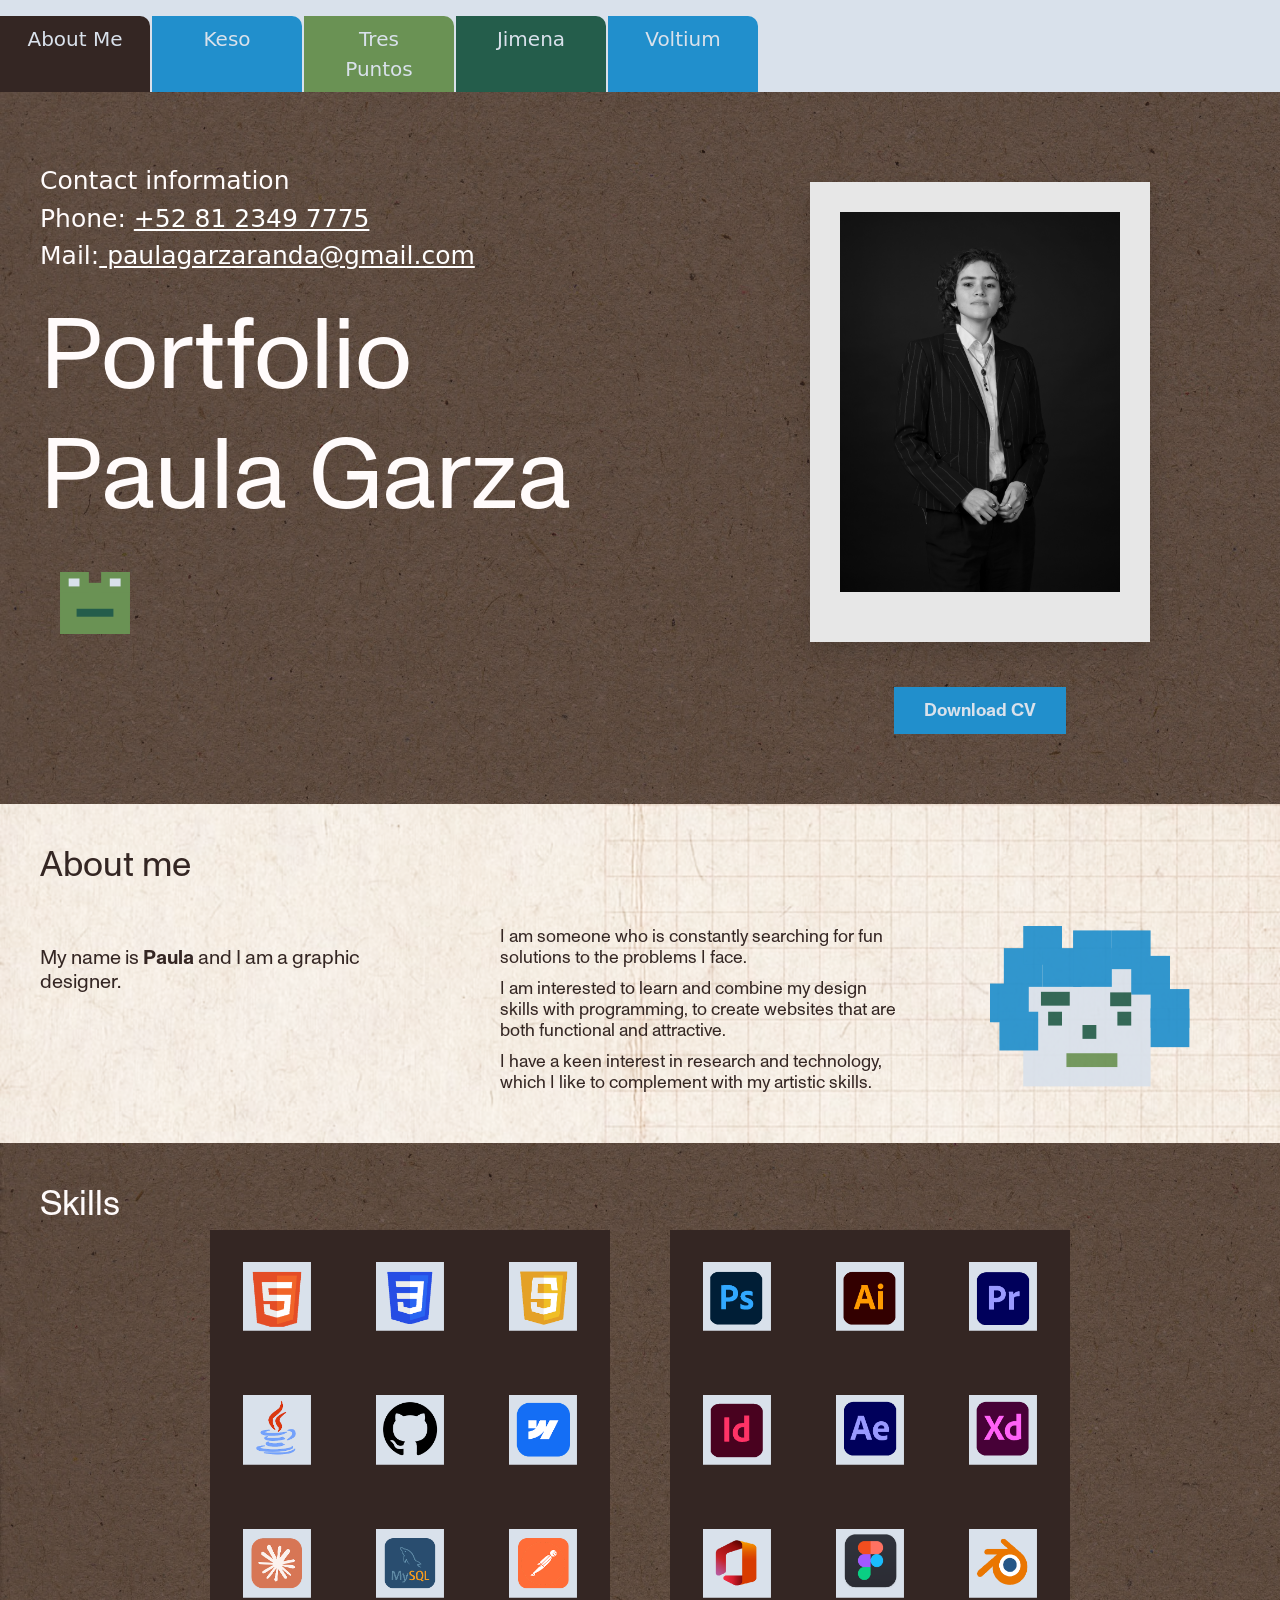
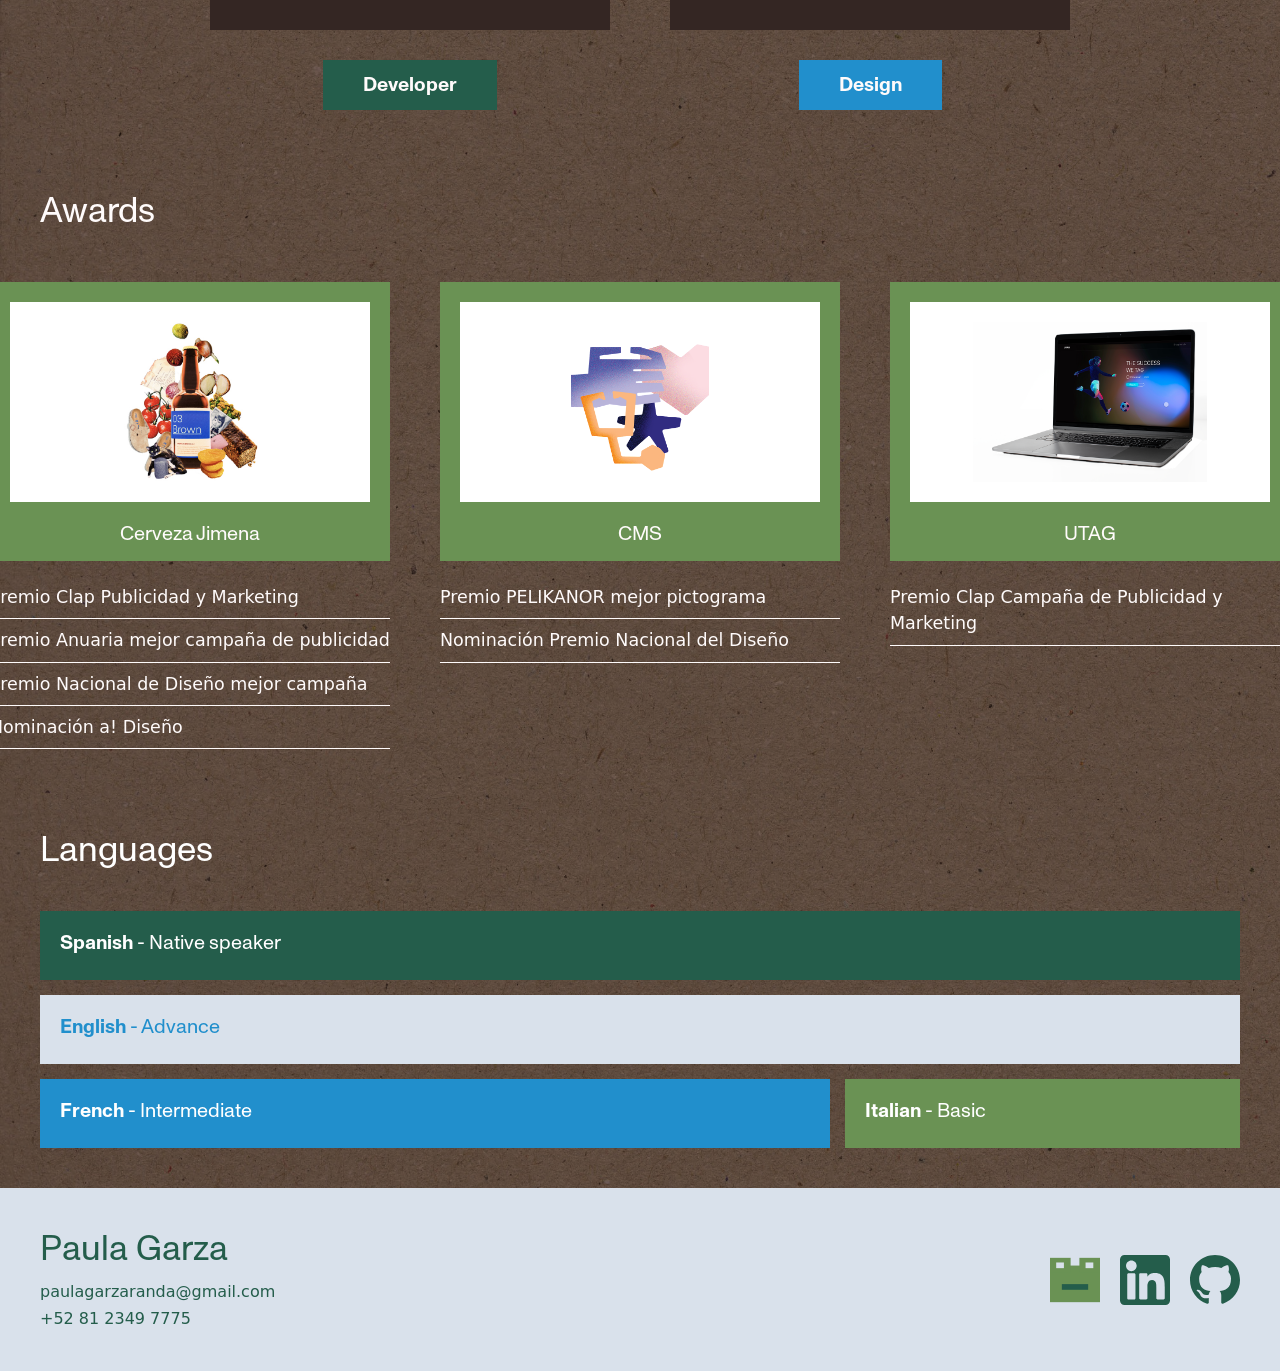
<file: index.html>
<!DOCTYPE html>
<html lang="en">
<head>
  <meta charset="UTF-8">
  <meta name="viewport" content="width=device-width, initial-scale=1.0">
  <link rel="stylesheet" href="style.css">
  <link href="https://cdn.jsdelivr.net/npm/bootstrap@5.3.8/dist/css/bootstrap.min.css" rel="stylesheet" integrity="sha384-sRIl4kxILFvY47J16cr9ZwB07vP4J8+LH7qKQnuqkuIAvNWLzeN8tE5YBujZqJLB" crossorigin="anonymous">
  <link rel="icon" type="image/png" href="./assets/img/frog pixel.svg">
  <title>Index portafolio</title>
</head>
<body id="index">
<nav class="browser-tabs">
  <a href="./index.html" class="active" >About Me</a>
  <a href="./keso.html">Keso</a>
  <a href="./trespuntos.html">Tres Puntos</a>
  <a href="./jimena.html">Jimena</a>
  <a href="./voltium.html">Voltium</a>
</nav>

<div class="arriba my-5">
  <div class="columnaIzquierda">
  <ul class="contacto">
    <li>Contact information</li>
    <li>Phone: <a href="tel:+528123497775" class="link">+52 81 2349 7775</a> </li>
    <li>Mail:<a href="paulagarzaranda@gmail.com" class="link">  paulagarzaranda@gmail.com</a> </li>
  </ul>
  <h1 class="portafolioTitulo">
    <span class="linea1">Portfolio</span>
    <span class="linea2">
    Paula Garza
    <img src="./assets/img/frog pixel.svg" alt="a very nice frog" class="ranaPortafolio">
    </span>
  </h1>
   </div>
  <div class="fotoGrupo">
  <div class="imagenContacto">
    <img src="./assets/img/Paula Garza Aranda-BN.jpg" alt="Paula Garza BN" class="fotoPerfil">
  </div>
  <a href="./assets/Paula Garza Aranda-CV.pdf" download class="btnCV">Download CV</a>
</div>
</div>

<div class="aboutSeccion">
  <h3 class="h3Titulo">About me</h3>

  <div class="aboutMe">
    <div class="aboutTitulo"> 
      <h4 class="h4Titulo">My name is <strong>Paula</strong> and I am a graphic designer.</h4>
    </div>
    <div class="aboutTexto">
      <p class="fs-3 parrafoAbout">I am someone who is constantly searching for fun solutions to the problems I face.</p>
      <p class="fs-3 parrafoAbout">I am interested to learn and combine my design skills with programming, to create websites that are both functional and attractive.</p> 
      <p class="fs-3 parrafoAbout">I have a keen interest in research and technology, which I like to complement with my artistic skills.</p>
    </div>
    <img src="./assets/img/cara azul.svg" alt="a nice face" class="caraPixeleada">
  </div>
</div>

<div class="skills">
  <h3 class="h3Titulo">Skills</h3>
  <div class="skillsFlex">



    <div class="skillsGrupo">
      <div class="skillsContainer skillsDev">
        <img src="./assets/img/html-icon.png" alt="html icon">
        <img src="./assets/img/css-icon.png" alt="css icon">
        <img src="./assets/img/js-icon.png" alt="js icon">
        <img src="./assets/img/java-icon.png" alt="java icon">
        <img src="./assets/img/github-icon.png" alt="github icon">
        <img src="./assets/img/webflow-icon.png" alt="webflow icon">
        <img src="./assets/img/claude-icon.png" alt="claude icon">
        <img src="./assets/img/mysql workbench icon.png" alt="mysql icon">
        <img src="./assets/img/postman-icon.png" alt="postman icon">
      </div>
      <button class="btnDev">Developer</button>
    </div>

     <div class="skillsGrupo">
      <div class="skillsContainer skillsDesign">
        <img src="./assets/img/photoshop-icon.png" alt="photoshop icon">
        <img src="./assets/img/illustrator-icon.png" alt="illustrator icon">
        <img src="./assets/img/premier-icon.png" alt="premier icon">
        <img src="./assets/img/Indesign-icon.png" alt="indesign icon">
        <img src="./assets/img/after-icon.png" alt="after icon">
        <img src="./assets/img/xd-icon.png" alt="xd icon">
        <img src="./assets/img/office-icon.png" alt="office icon">
        <img src="./assets/img/figma-icon.png" alt="figma icon">
        <img src="./assets/img/blender-icon.png" alt="blender icon">
      </div>
      <button class="btnDesign">Design</button>
    </div>

  </div>
</div>

<div class="premios">
  <h3 class="h3Titulo">Awards</h3>
  <div class="premiosFlex">

    <div class="premioJimena">
      <a href="./jimena.html" target="_blank" class="premioJimena premioLink">
      <div class="imgPremio">
        <div class="fondoBlanco">
          <img src="./assets/img/cerveza jimena-premio.png" alt="jimena premio">
        </div>
      </div>
      <h4 class="h4Titulo h4Premio">Cerveza Jimena</h4>
    </a>
      <div class="bloqueLista">
        <ul class="listaPremio">
          <li class="fs-3">Premio Clap Publicidad y Marketing</li>
          <li class="fs-3">Premio Anuaria mejor campaña de publicidad</li>
          <li class="fs-3">Premio Nacional de Diseño mejor campaña</li>
          <li class="fs-3">Nominación a! Diseño</li>
        </ul>
      
      </div>
    </div>

    <div class="premioCms">
      <div class="imgPremio">
        <div class="fondoBlanco">
          <img src="./assets/img/cms-premio.png" alt="CMS premio">
        </div>  
      </div>
      <h4 class="h4Titulo h4Premio">CMS</h4>
       <div class="bloqueLista">
        <ul class="listaPremio">
          <li class="fs-3">Premio PELIKANOR mejor pictograma</li>
          <li class="fs-3">Nominación Premio Nacional del Diseño</li>
        </ul>
      </div>
    </div>

    <div class="premioUtag">
      <div class="imgPremio">
        <div class="fondoBlanco">
          <img src="./assets/img/utag-premio.png" alt="utag premio">
        </div>
      </div>
       <h4 class="h4Titulo h4Premio">UTAG</h4>
       <div class="bloqueLista">
        <ul class="listaPremio">
          <li class="fs-3">Premio Clap Campaña de Publicidad y Marketing</li>
        </ul>
      </div>
    </div>

  </div>
</div>

<div class="languages">
  <h3 class="h3Titulo">Languages</h3>

  <div class="languagesGrid">
     <div class="containerLang containerS"> 
      <h4 class="h4Titulo"><strong>Spanish</strong> - Native speaker</h4>
    </div>
    <div class="containerLang containerE"> 
      <h4 class="h4Titulo"><strong>English</strong> - Advance</h4>
    </div>
    <div class="containerLang containerF"> 
      <h4 class="h4Titulo"><strong>French</strong> - Intermediate</h4>
    </div>
    <div class="containerLang containerI"> 
      <h4 class="h4Titulo"><strong>Italian</strong> - Basic</h4>
    </div>
  </div>
</div>

<footer class="footer">
  <div class="footerIzq">
    <h4 class="h3Titulo footerNombre">Paula Garza</h4>
    <div class="footerLinks">
      <a href="mailto:paulagarzaranda@gmail.com">paulagarzaranda@gmail.com</a>
      <a href="tel:+528123497775">+52 81 2349 7775</a>
    </div>
  </div>

  <div class="footerIconos">
    <a href="./index.html"><img src="./assets/img/frog pixel.svg" alt="rana icon"></a>
    <a href="https://www.linkedin.com/in/paula-garza-aranda/" target="_blank"><img src="./assets/img/linkedin-logo.svg" alt="linkedin icon"></a>
    <a href="https://github.com/polabug" ><img src="./assets/img/github-logoverde.svg" alt="github icon"></a>
  </div>
</footer>

  <script src="https://cdn.jsdelivr.net/npm/bootstrap@5.3.8/dist/js/bootstrap.bundle.min.js" integrity="sha384-FKyoEForCGlyvwx9Hj09JcYn3nv7wiPVlz7YYwJrWVcXK/BmnVDxM+D2scQbITxI" crossorigin="anonymous"></script>
  <script src="./script.js"></script>
</body>
</html>
</file>
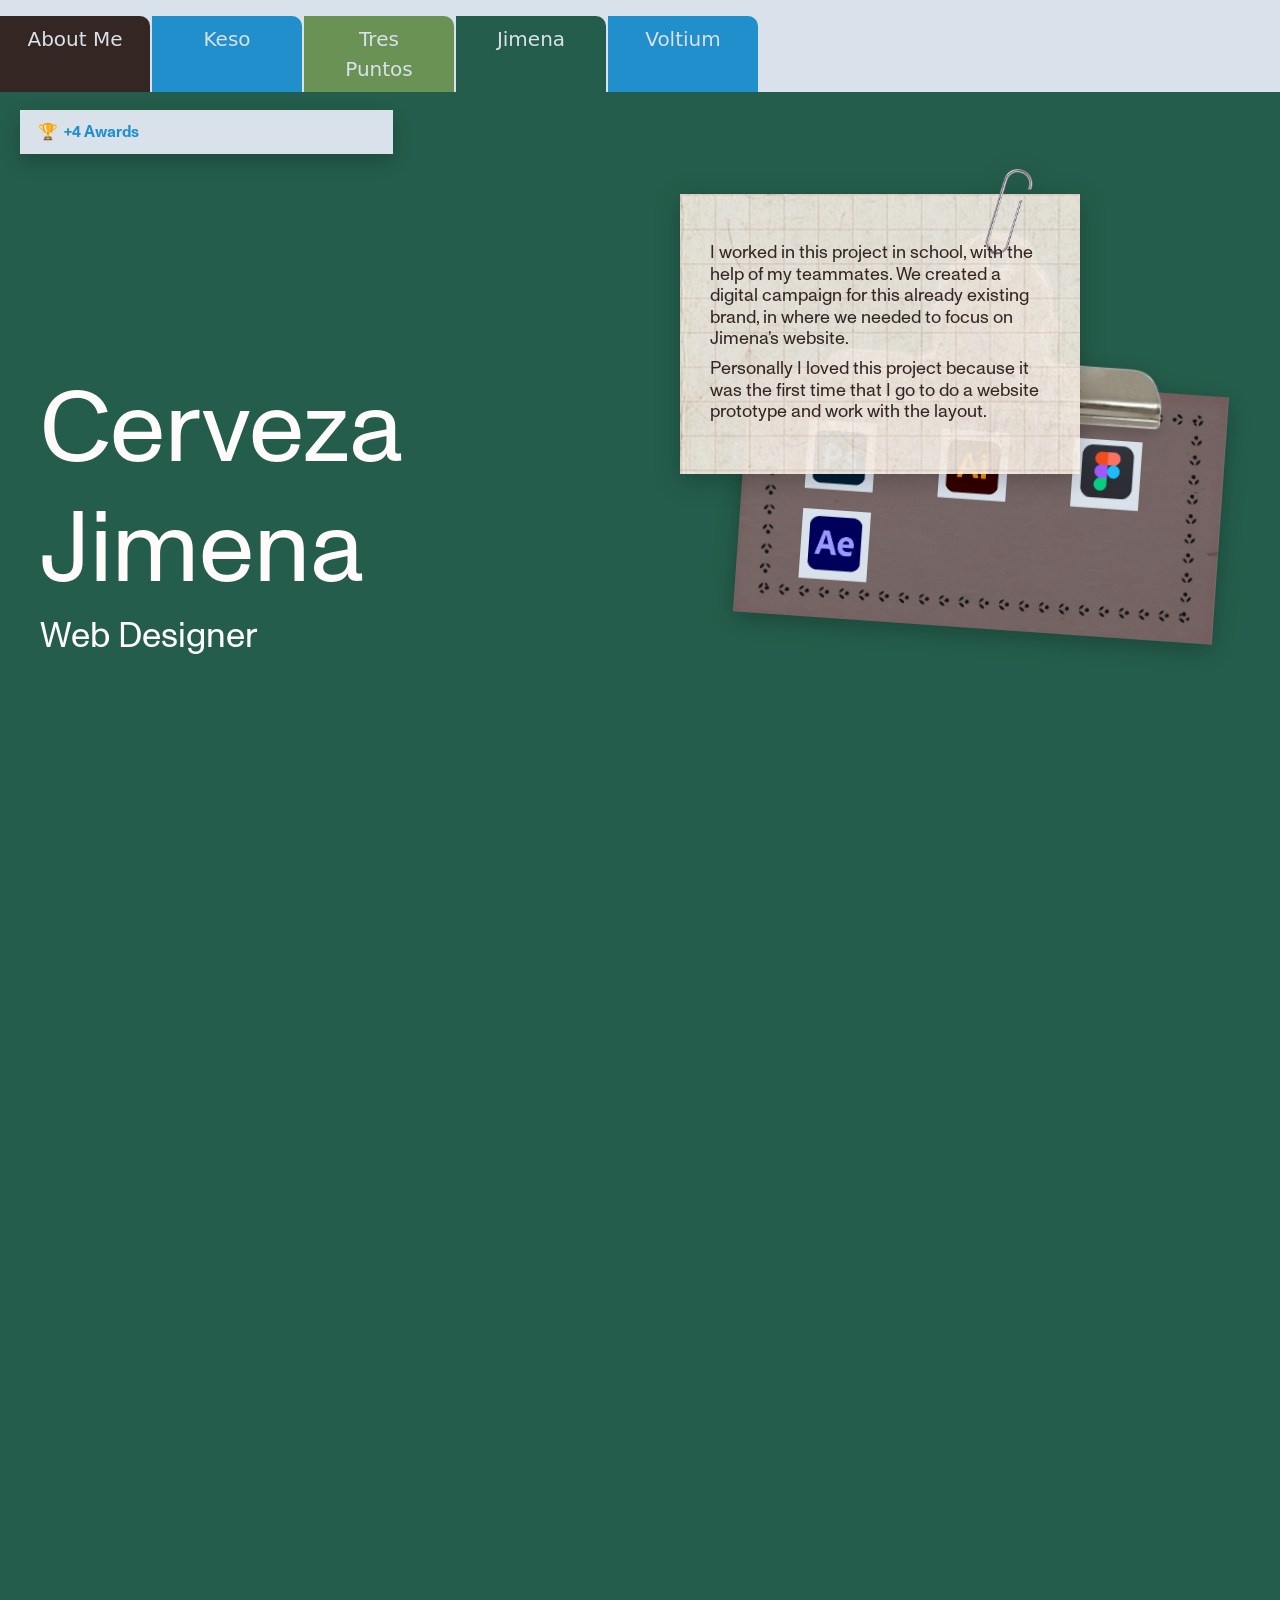
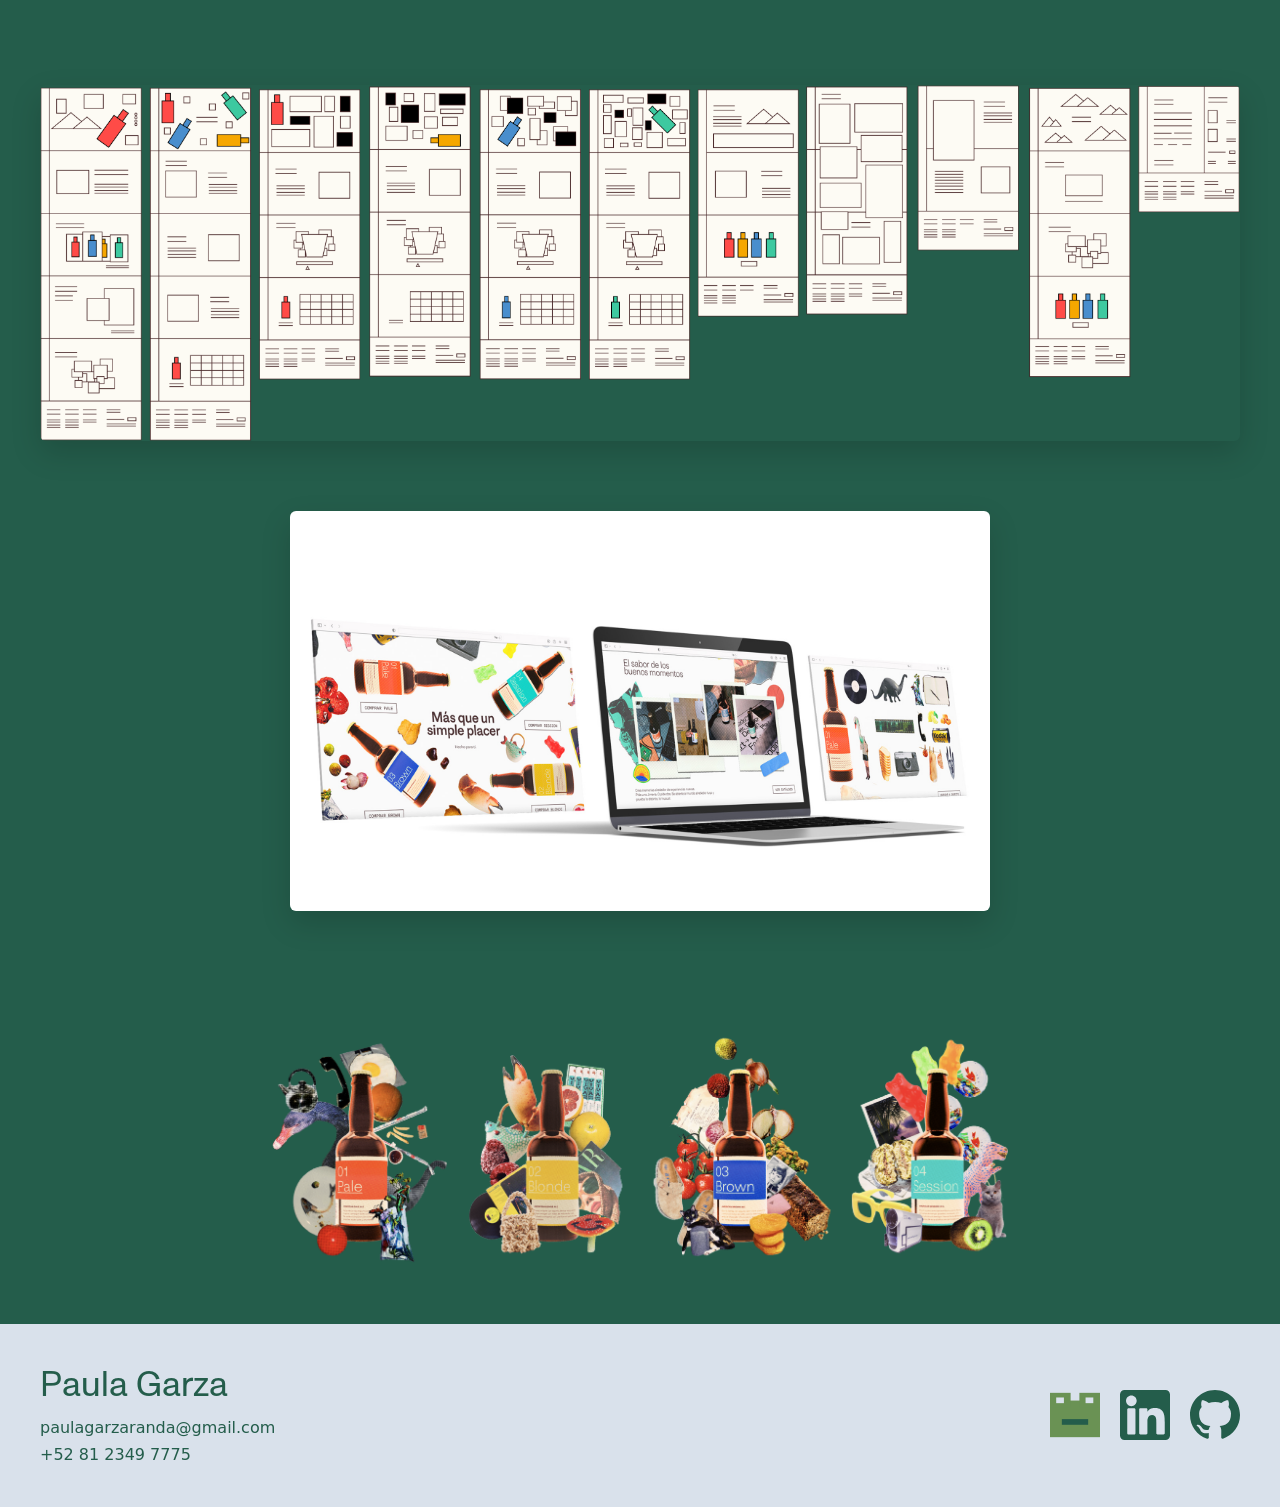
<file: jimena.html>
<!DOCTYPE html>
<html lang="en">
<head>
  <meta charset="UTF-8">
  <meta name="viewport" content="width=device-width, initial-scale=1.0">
  <link rel="stylesheet" href="style.css">
  <link href="https://cdn.jsdelivr.net/npm/bootstrap@5.3.8/dist/css/bootstrap.min.css" rel="stylesheet" integrity="sha384-sRIl4kxILFvY47J16cr9ZwB07vP4J8+LH7qKQnuqkuIAvNWLzeN8tE5YBujZqJLB" crossorigin="anonymous">
  <link rel="icon" type="image/png" href="./assets/img/frog pixel.svg">
  <title>Jimena</title>
</head>
<body id="jimena">
<nav class="browser-tabs">
  <a href="./index.html" >About Me</a>
  <a href="./keso.html">Keso</a>
  <a href="./trespuntos.html">Tres Puntos</a>
  <a href="./jimena.html" class="active">Jimena</a>
  <a href="./voltium.html">Voltium</a>
</nav>

<div class="portada my-5">
  <div class="badgePremiosContainer">
  <div class="badgePremios" id="badgePremios">
    🏆 <span>+4 Awards</span>
  </div>

  <div class="listaPremiosDesplegable" id="listaPremiosDesplegable">
    <ul>
      <li>🥇 Premio Clap Publicidad y Marketing 2023</li>
      <li>🥇  Premio Anuaria mejor campaña de publicidad 2023</li>
      <li>🥇 Premio Nacional de Diseño mejor campaña 2023</li>
      <li>🎖️ Nominación a! Diseño</li>
    </ul>
  </div>
</div>
  <div class="columnaIzquierda">
    <h1 class="portafolioTitulo">Cerveza Jimena</h1>
    <h2 class="h3Titulo">Web Designer</h2>
  </div>

  <div class="pilaPapeles">
    <div class="toolsTres">
      <div class="toolsContainer">
        <img src="./assets/img/photoshop-icon.png" alt="photoshop icon">
        <img src="./assets/img/illustrator-icon.png" alt="illustrator icon">
        <img src="./assets/img/figma-icon.png" alt="figma icon">
        <img src="./assets/img/after-icon.png" alt="after icon">
      </div>
    </div>

    <div class="imgPortada al-frente">
      <div class="papelTexto">
        <p>I worked in this project in school, with the help of my teammates. We created a digital campaign for this already existing brand, in where we needed to focus on Jimena’s website. </p>
        <p>Personally I loved this project because it was the first time that I go to do a website prototype and work with the layout.</p>
      </div>
    </div>
  </div>
</div>


<!-- 
<div class="portada my-5">
  <div class="badgePremiosContainer">
  <div class="badgePremios" id="badgePremios">
    🏆 <span>+4 Awards</span>
  </div>

  <div class="listaPremiosDesplegable" id="listaPremiosDesplegable">
    <ul>
      <li>🥇 Premio Clap Publicidad y Marketing 2023</li>
      <li>🥇  Premio Anuaria mejor campaña de publicidad 2023</li>
      <li>🥇 Premio Nacional de Diseño mejor campaña 2023</li>
      <li>🎖️ Nominación a! Diseño</li>
    </ul>
  </div>
</div>
  <div class="columnaIzquierda">
  <h1 class="portafolioTitulo">
    Cerveza Jimena</h1>
  <h2 class="h3Titulo">Web design</h2>  
  </div>

  <div class="imgPortada">
    <div class="papelTexto">
      <p class="fs-3">I worked in this project in school, with the help of my teammates. We created a digital campaign for this already existing brand, in where we needed to focus on Jimena’s website. </p>
      <p class="fs-3">Personally I loved this project because it was the first time that I go to do a website prototype and work with the layout.</p>
    </div>
  </div>
</div> -->

<div class="videoContainer">
  <iframe 
    src="https://www.youtube.com/embed/cnZNNZXX4eU?autoplay=1&mute=1&loop=1&playlist=cnZNNZXX4eU" 
    title="Cerveza Jimena video" 
    frameborder="0" 
    allow="accelerate-motion; autoplay; encrypted-media" 
    allowfullscreen>
  </iframe>
</div>

<div class="websGrande">
  <div class="webLink">
    <img src="./assets/img/jimena/wireframes-jimena.png" alt="Jimena Wireframes">
    <div class="webOverlay">
      <h4 class="h3Titulo">Wireframes</h4>
      <p>This is the layout design we established, for each beer we created their own personality, created in Figma.</p>
    </div>
  </div>

  <div class="webLink">
    <img src="./assets/img/jimena/cerveza-jimena-mockup.png" alt="Jimena Mockup">
    <div class="webOverlay">
      <h4 class="h3Titulo">Website mockup</h4>
      <p>This is the general view of the website.</p>
    </div>
  </div>
</div>

<div class="dobleImagen">
  <img src="./assets/img/jimena/cervezas-jimena .png" alt="Cerveza Jimena">
</div>

<footer class="footer">
  <div class="footerIzq">
    <h4 class="h3Titulo footerNombre">Paula Garza</h4>
    <div class="footerLinks">
      <a href="mailto:paulagarzaranda@gmail.com">paulagarzaranda@gmail.com</a>
      <a href="tel:+528123497775">+52 81 2349 7775</a>
    </div>
  </div>

  <div class="footerIconos">
    <a href="./index.html" ><img src="./assets/img/frog pixel.svg" alt="rana icon"></a>
    <a href="https://www.linkedin.com/in/paula-garza-aranda/" target="_blank"><img src="./assets/img/linkedin-logo.svg" alt="linkedin icon"></a>
    <a href="https://github.com/polabug" ><img src="./assets/img/github-logoverde.svg" alt="github icon"></a>
  </div>
</footer>


  <script src="https://cdn.jsdelivr.net/npm/bootstrap@5.3.8/dist/js/bootstrap.bundle.min.js" integrity="sha384-FKyoEForCGlyvwx9Hj09JcYn3nv7wiPVlz7YYwJrWVcXK/BmnVDxM+D2scQbITxI" crossorigin="anonymous"></script>
  <script src="./script.js"></script>
</body>
</html>
</file>
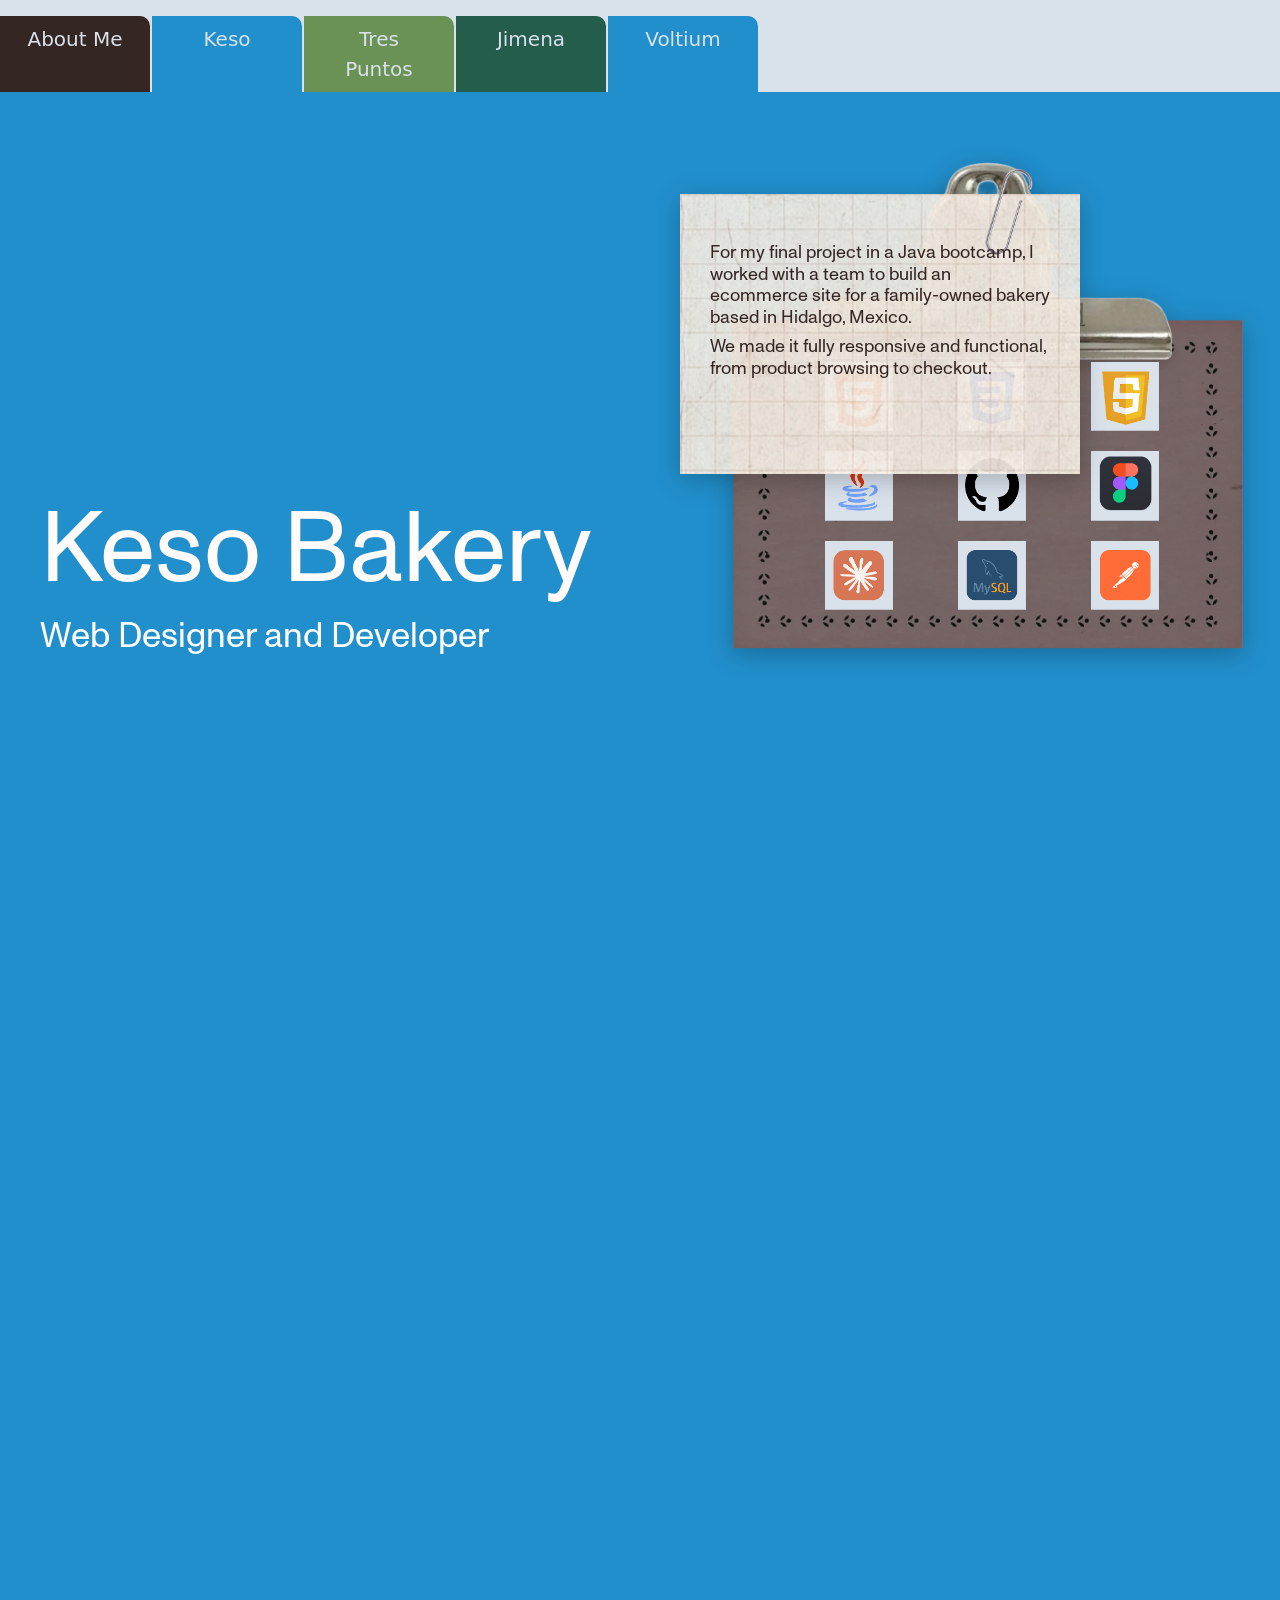
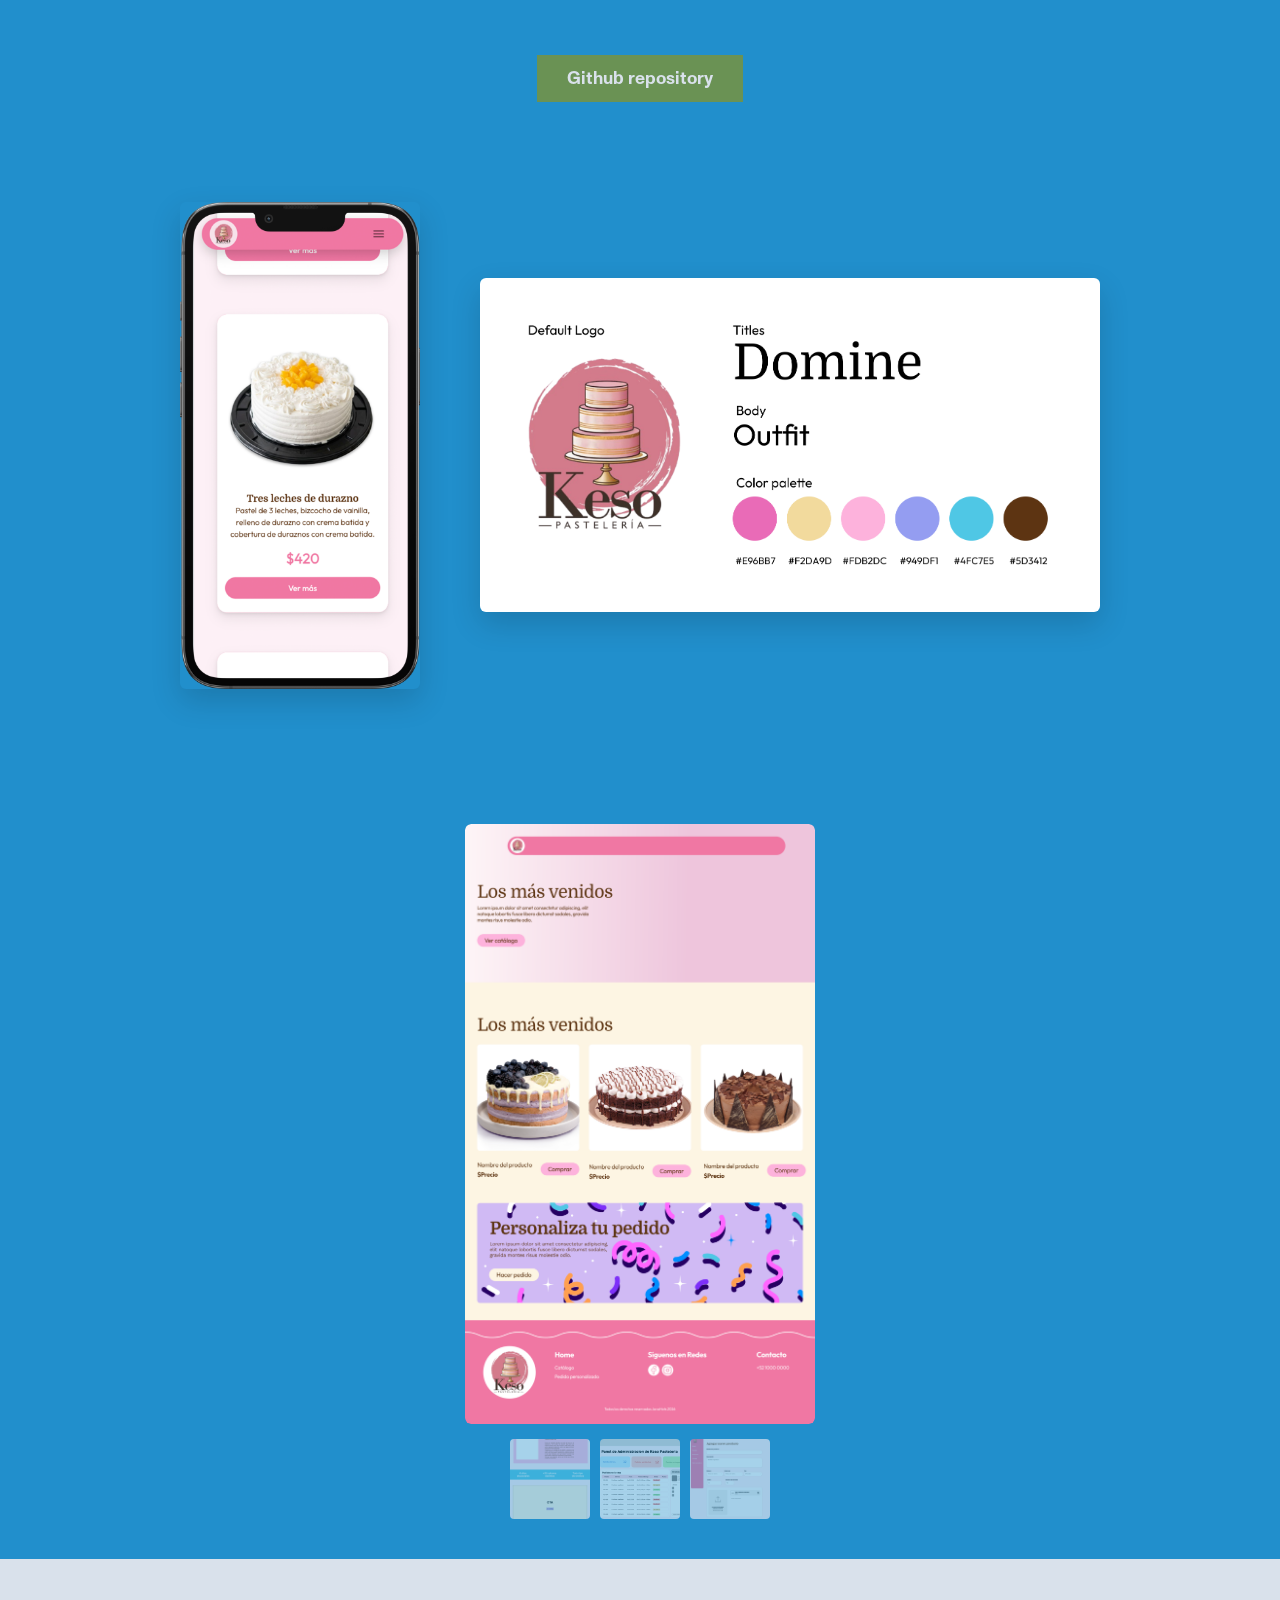
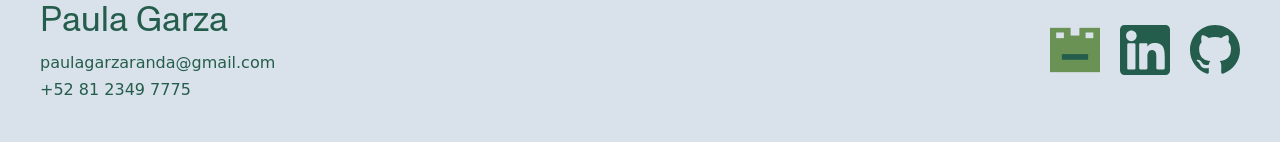
<file: keso.html>
<!DOCTYPE html>
<html lang="en">
<head>
  <meta charset="UTF-8">
  <meta name="viewport" content="width=device-width, initial-scale=1.0">
  <link href="https://cdn.jsdelivr.net/npm/bootstrap@5.3.8/dist/css/bootstrap.min.css" rel="stylesheet" integrity="sha384-sRIl4kxILFvY47J16cr9ZwB07vP4J8+LH7qKQnuqkuIAvNWLzeN8tE5YBujZqJLB" crossorigin="anonymous">
  <link rel="stylesheet" href="style.css">
  <link rel="icon" type="image/png" href="./assets/img/frog pixel.svg">
  <title>Keso</title>
</head>
<body id="keso">
<nav class="browser-tabs">
  <a href="./index.html" >About Me</a>
  <a href="./keso.html" class="active">Keso</a>
  <a href="./trespuntos.html">Tres Puntos</a>
  <a href="./jimena.html">Jimena</a>
  <a href="./voltium.html">Voltium</a>
</nav>


<div class="portada my-5">
  <div class="columnaIzquierda">
    <h1 class="portafolioTitulo">Keso Bakery</h1>
    <h2 class="h3Titulo">Web Designer and Developer</h2>
  </div>

  <div class="pilaPapeles">
    <div class="toolsXl">
      <div class="toolsContainerXl">
        <img src="./assets/img/html-icon.png" alt="html icon">
        <img src="./assets/img/css-icon.png" alt="css icon">
        <img src="./assets/img/js-icon.png" alt="js icon">
        <img src="./assets/img/java-icon.png" alt="java icon">
        <img src="./assets/img/github-icon.png" alt="github icon">
        <img src="./assets/img/figma-icon.png" alt="figma icon">
        <img src="./assets/img/claude-icon.png" alt="claude icon">
        <img src="./assets/img/mysql workbench icon.png" alt="mysql icon">
        <img src="./assets/img/postman-icon.png" alt="postman icon">
      </div>
    </div>

    <div class="imgPortada al-frente">
      <div class="papelTexto">
        <p>For my final project in a Java bootcamp, I worked with a team to build an ecommerce site for a family-owned bakery based in Hidalgo, Mexico.</p>
        <p>We made it fully responsive and functional, from product browsing to checkout.</p>
      </div>
    </div>
  </div>
</div>




<!-- 
  <div class="badgePremiosContainer">
  <div class="badgePremios">
    🚧 <span>Under construction</span>
  </div>
</div>


<div class="portada my-5">
  <div class="columnaIzquierda">
    <h1 class="portafolioTitulo">Keso Bakery</h1>
    <h2 class="h3Titulo">Designer and developer</h2> 
  </div>

  <div class="imgPortada">
    <div class="papelTexto">
      <p class="fs-3">For my final project in a Java bootcamp, I worked with a team to build an ecommerce site for a family-owned bakery based in Hidalgo, Mexico.</p>
      <p class="fs-3">We made it fully responsive and functional, from product browsing to checkout.</p>
      <p class="fs-3">Here's how it turned out.</p>
    </div>
  </div>
</div> -->

<div class="videoContainer">
  <iframe 
    src="https://www.youtube.com/embed/lEXDptDpuGI"
    title="Video" 
    frameborder="0" 
    allow="accelerate-motion; autoplay; encrypted-media" 
    allowfullscreen>
  </iframe>
</div>
<div class="gitKeso">
  <a href="https://github.com/aggressxve/keso-relleno" target="_blank" class="linkGitK h4Titulo">
    Github repository
  </a>
</div>

<div class="websGrande">
  <div class="webLink">
    <img src="./assets/img/keso/mockup cel keso.png" alt="Keso mobile mockup">
    <div class="webOverlay">
      <h4 class="h3Titulo">Responsive Design</h4>
      <p>The website design adapts to different screen sizes such as a phone</p>
    </div>
  </div>

  <div class="webLink">
    <img src="./assets/img/keso/Presets Keso.png" alt="Presets Keso">
    <div class="webOverlay">
      <h4 class="h3Titulo">Branding</h4>
      <p>For Keso's visual identity, we kept the logo the bakery already had and built around it, adapting its colors and typography across the whole site.</p>
    </div>
  </div>
</div>



<div class="galeriaDestacada">
  <div class="postWrap">
    <img src="./assets/img/keso/pagina-principal-keso-mockup.png" alt="Mockup Keso hero" class="imagenPrincipal" id="imagenPrincipal">
    <div class="postOverlay">
      <h4 class="h3Titulo" id="postTitulo">Hero Layout Design</h4>
    </div>
  </div>

  <div class="miniaturas">
     <img src="./assets/img/keso/sobre-nosotros-wireframe.png" alt="Nosotros"
         data-titulo="About Layout Design" >
    <img src="./assets/img/keso/area-de-administracion-productos-wireframe.png" alt="Panel admi productos"
         data-titulo="Admin dashboard Layout Design" >
    <img src="./assets/img/keso/area-de-administracion-forms-wireframes.png" alt="Panel admi forms"
         data-titulo="Admin dashboard Layout Design" >
  </div>
</div>


<footer class="footer">
  <div class="footerIzq">
    <h4 class="h3Titulo footerNombre">Paula Garza</h4>
    <div class="footerLinks">
      <a href="mailto:paulagarzaranda@gmail.com">paulagarzaranda@gmail.com</a>
      <a href="tel:+528123497775">+52 81 2349 7775</a>
    </div>
  </div>

  <div class="footerIconos">
    <a href="./index.html" ><img src="./assets/img/frog pixel.svg" alt="rana icon"></a>
    <a href="https://www.linkedin.com/in/paula-garza-aranda/" target="_blank"><img src="./assets/img/linkedin-logo.svg" alt="linkedin icon"></a>
    <a href="https://github.com/polabug" ><img src="./assets/img/github-logoverde.svg" alt="github icon"></a>
  </div>
</footer>

  <script src="https://cdn.jsdelivr.net/npm/bootstrap@5.3.8/dist/js/bootstrap.bundle.min.js" integrity="sha384-FKyoEForCGlyvwx9Hj09JcYn3nv7wiPVlz7YYwJrWVcXK/BmnVDxM+D2scQbITxI" crossorigin="anonymous"></script>
  <script src="./script.js"></script>
</body>
</html>
</file>
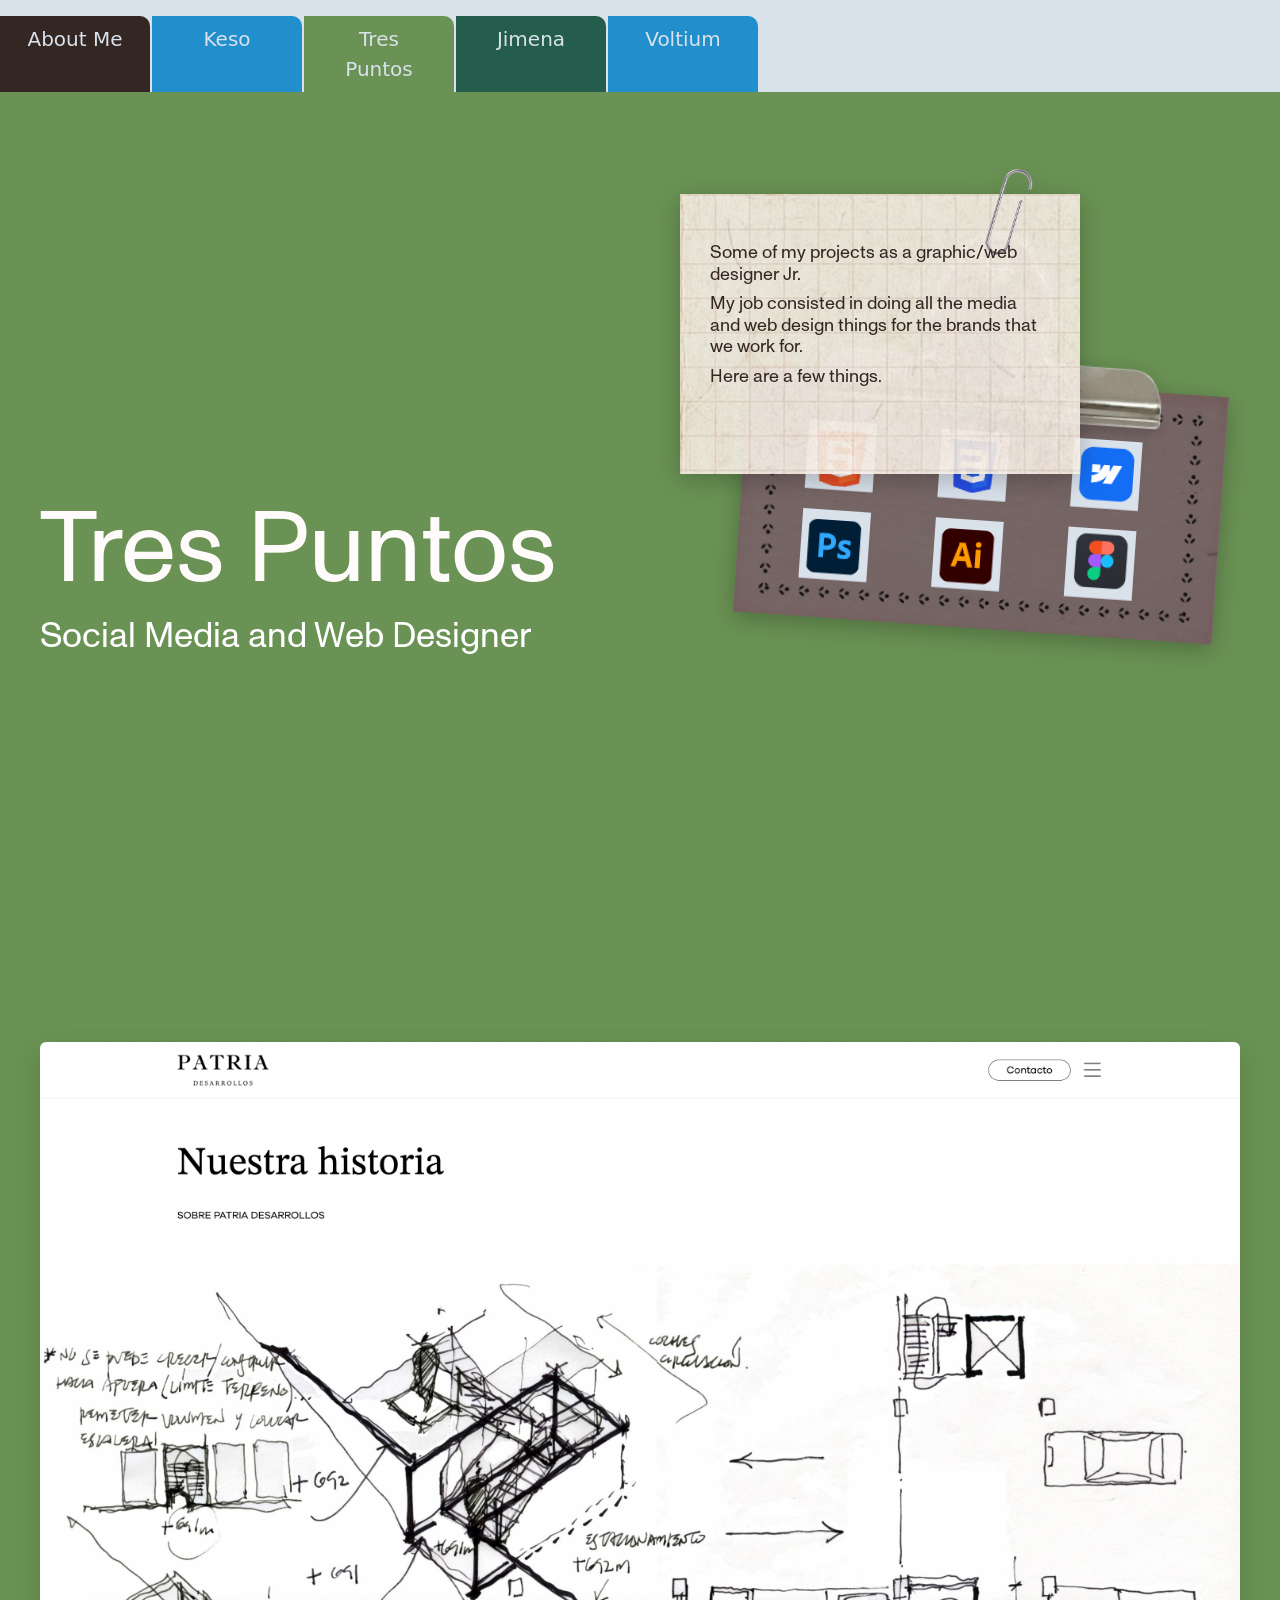
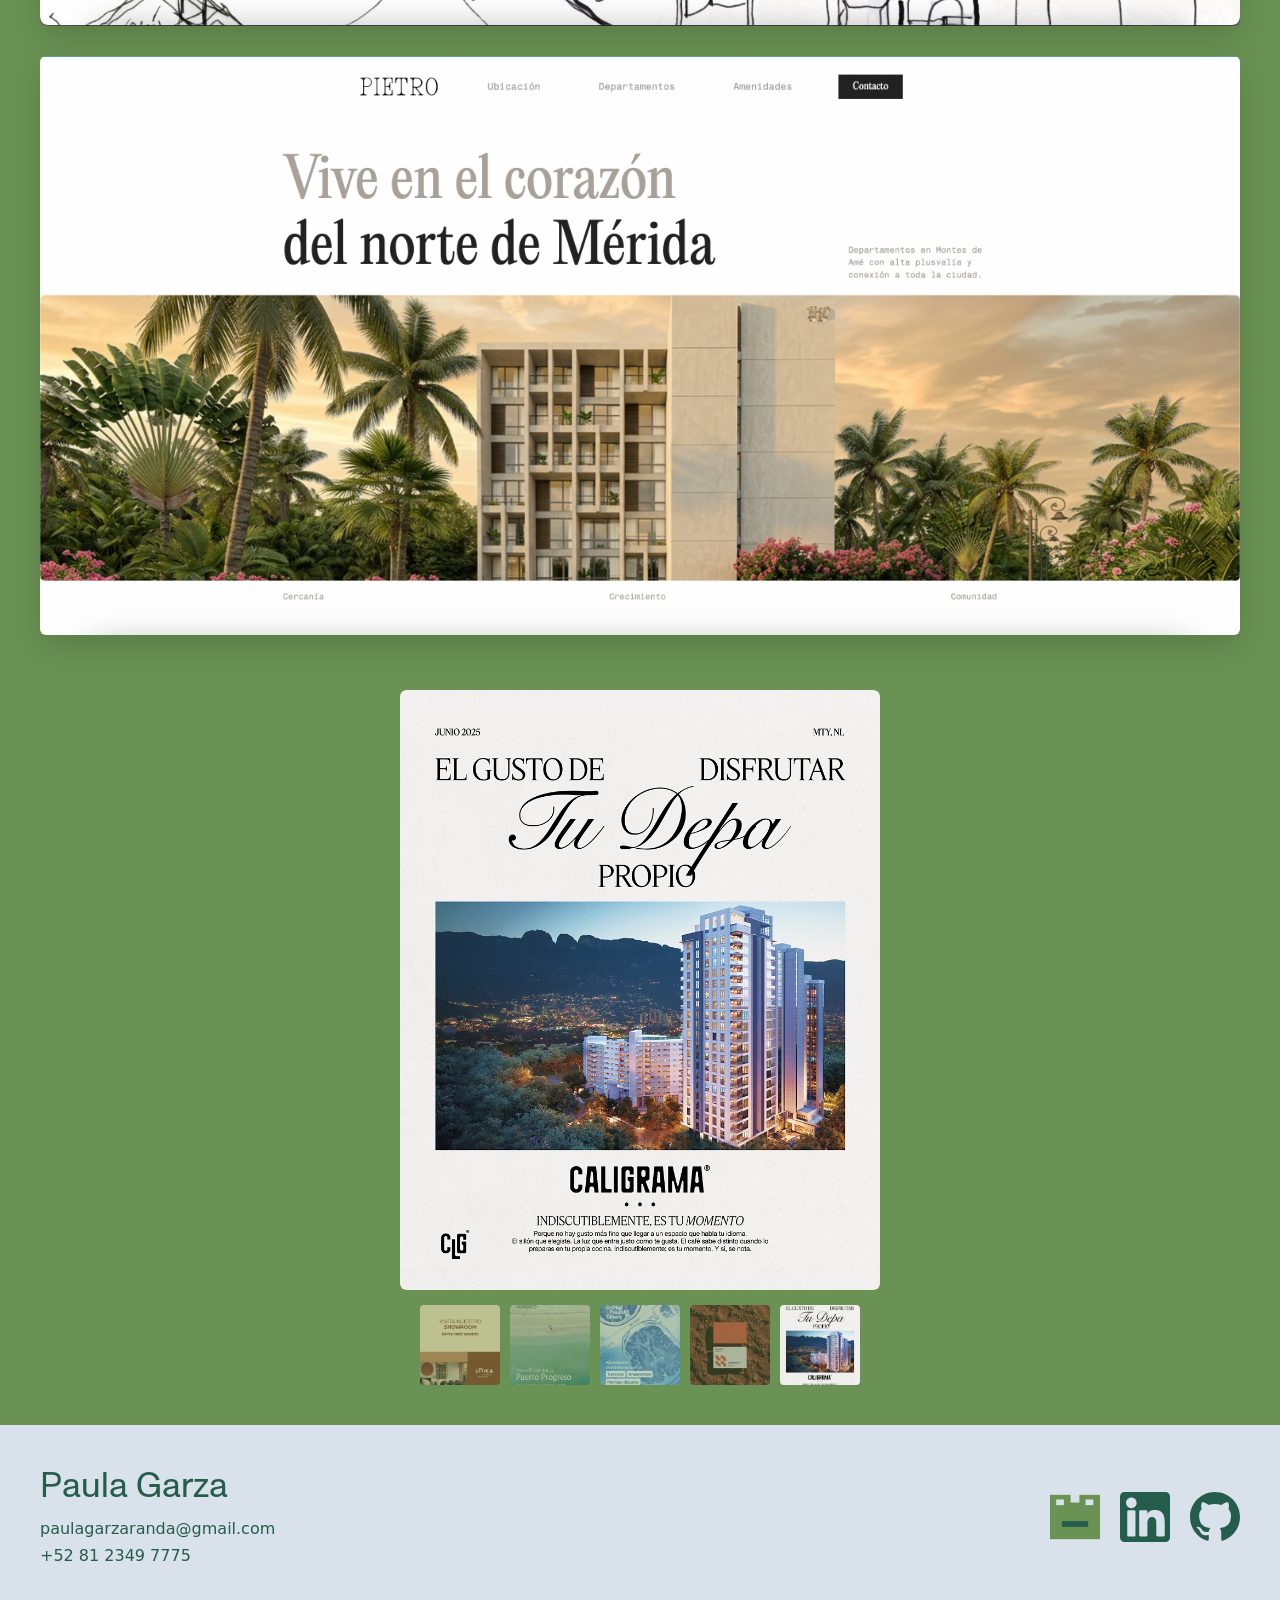
<file: trespuntos.html>
<!DOCTYPE html>
<html lang="en">
<head>
  <meta charset="UTF-8">
  <meta name="viewport" content="width=device-width, initial-scale=1.0">
  <link rel="stylesheet" href="style.css">
  <link href="https://cdn.jsdelivr.net/npm/bootstrap@5.3.8/dist/css/bootstrap.min.css" rel="stylesheet" integrity="sha384-sRIl4kxILFvY47J16cr9ZwB07vP4J8+LH7qKQnuqkuIAvNWLzeN8tE5YBujZqJLB" crossorigin="anonymous">
  <link rel="icon" type="image/png" href="./assets/img/frog pixel.svg">
  <title>Tres puntos</title>
</head>
<body id="trespuntos">
<nav class="browser-tabs">
  <a href="./index.html" >About Me</a>
  <a href="./keso.html">Keso</a>
  <a href="./trespuntos.html" class="active">Tres Puntos</a>
  <a href="./jimena.html">Jimena</a>
  <a href="./voltium.html">Voltium</a>
</nav>


<div class="portada my-5">
  <div class="columnaIzquierda">
    <h1 class="portafolioTitulo">Tres Puntos</h1>
    <h2 class="h3Titulo">Social Media and Web Designer</h2>
  </div>

  <div class="pilaPapeles">
    <div class="toolsTres">
      <div class="toolsContainer">
        <img src="./assets/img/html-icon.png" alt="html icon">
        <img src="./assets/img/css-icon.png" alt="css icon">
        <img src="./assets/img/webflow-icon.png" alt="webflow icon">
        <img src="./assets/img/photoshop-icon.png" alt="photoshop icon">
        <img src="./assets/img/illustrator-icon.png" alt="illustrator icon">
        <img src="./assets/img/figma-icon.png" alt="figma icon">
      </div>
    </div>

    <div class="imgPortada al-frente">
      <div class="papelTexto">
        <p >Some of my projects as a graphic/web designer Jr.</p>
        <p >My job consisted in doing all the media and web design things for the brands that we work for.</p>
        <p >Here are a few things.</p>
      </div>
    </div>
  </div>
</div>



<div class="websGrande">
  <a href="https://patria-desarrollos-d3f4d2.webflow.io" target="_blank" class="webLink patria">
    <img src="./assets/img/tres puntos/patria-web.png" alt="Sitio Patria Tres Puntos - vista 1">
    <div class="webOverlay">
      <h4 class="h3Titulo">Patria Desarrollos</h4>
      <p>Patria Desarrollos is a real estate development company. I refreshed its old website in Webflow, adapting a template with Illustrator and Photoshop assets, plus custom HTML and CSS for a more cohesive brand look.</p>
      <span class="webOverlayCta">Ver sitio</span>
    </div>
  </a>
  <a href="https://pietro-2026.webflow.io/" target="_blank" class="webLink pietro">
    <img src="./assets/img/tres puntos/pietro-web.png" alt="Sitio Pietro Tres Puntos - vista 2">
     <div class="webOverlay">
      <h4 class="h3Titulo">Pietro</h4>
      <p>Pietro is a new apartment complex in Mérida, Yucatán. I customized a Webflow template to follow their new branding and promote their apartments, and also helped create some of their social media posts.</p>
      <span class="webOverlayCta">Ver sitio</span>
    </div>
  </a>
</div>

<div class="galeriaDestacada">
  <div class="postWrap">
    <img src="./assets/img/tres puntos/caligrama-redes.png" alt="Caligrama" class="imagenPrincipal" id="imagenPrincipal">
    <div class="postOverlay">
      <h4 class="h3Titulo" id="postTitulo">Caligrama</h4>
      <p id="postTexto">Real estate company in Monterrey.</p>
    </div>
  </div>

  <div class="miniaturas">
     <img src="./assets/img/tres puntos/litica- redes.png" alt="Lítica"
         data-titulo="Lítica" data-texto="Aparment tower in Monterrey, Nuevo León.">
    <img src="./assets/img/tres puntos/nurento - redes.png" alt="Nurento"
         data-titulo="Nurento" data-texto="Family vacation-home complex in Yucatán.">
    <img src="./assets/img/tres puntos/redes sociales dr paulo 1.png" alt="Dr. Paulo"
         data-titulo="Dr. Paulo" data-texto="Neurosurgeon based in Monterrey, Nuevo León.">
    <img src="./assets/img/tres puntos/step-tres puntos.jpg" alt="Step"
         data-titulo="Step" data-texto="Construction and development company. I worked on its branding and social media.">
    <img src="./assets/img/tres puntos/caligrama-redes.png" alt="Caligrama" class="activa"
         data-titulo="Caligrama" data-texto="Real estate company in Monterrey.">
  </div>
</div>

<footer class="footer">
  <div class="footerIzq">
    <h4 class="h3Titulo footerNombre">Paula Garza</h4>
    <div class="footerLinks">
      <a href="mailto:paulagarzaranda@gmail.com">paulagarzaranda@gmail.com</a>
      <a href="tel:+528123497775">+52 81 2349 7775</a>
    </div>
  </div>

  <div class="footerIconos">
    <a href="./index.html" ><img src="./assets/img/frog pixel.svg" alt="rana icon"></a>
    <a href="https://www.linkedin.com/in/paula-garza-aranda/" target="_blank"><img src="./assets/img/linkedin-logo.svg" alt="linkedin icon"></a>
    <a href="https://github.com/polabug" target="_blank"><img src="./assets/img/github-logoverde.svg" alt="github icon"></a>
  </div>
</footer>


  <script src="https://cdn.jsdelivr.net/npm/bootstrap@5.3.8/dist/js/bootstrap.bundle.min.js" integrity="sha384-FKyoEForCGlyvwx9Hj09JcYn3nv7wiPVlz7YYwJrWVcXK/BmnVDxM+D2scQbITxI" crossorigin="anonymous"></script>
  <script src="./script.js"></script>
</body>
</html>
</file>
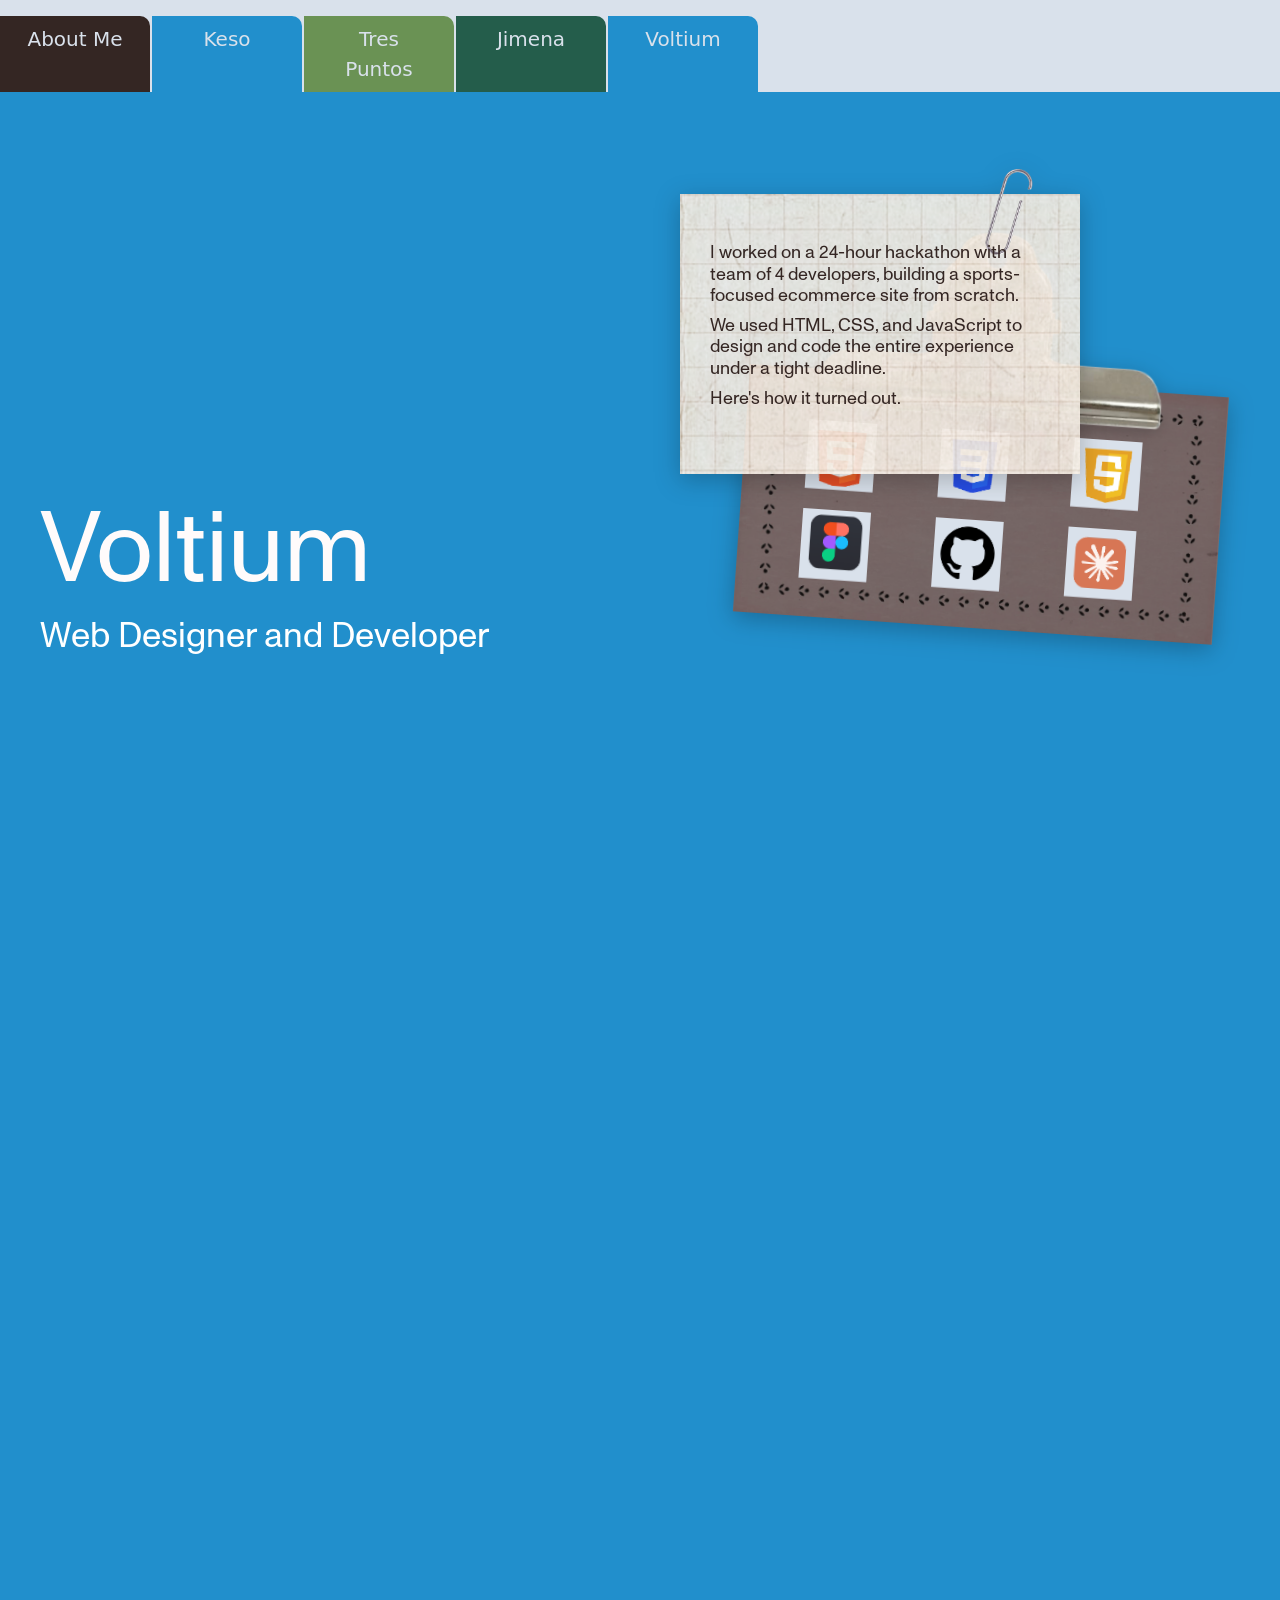
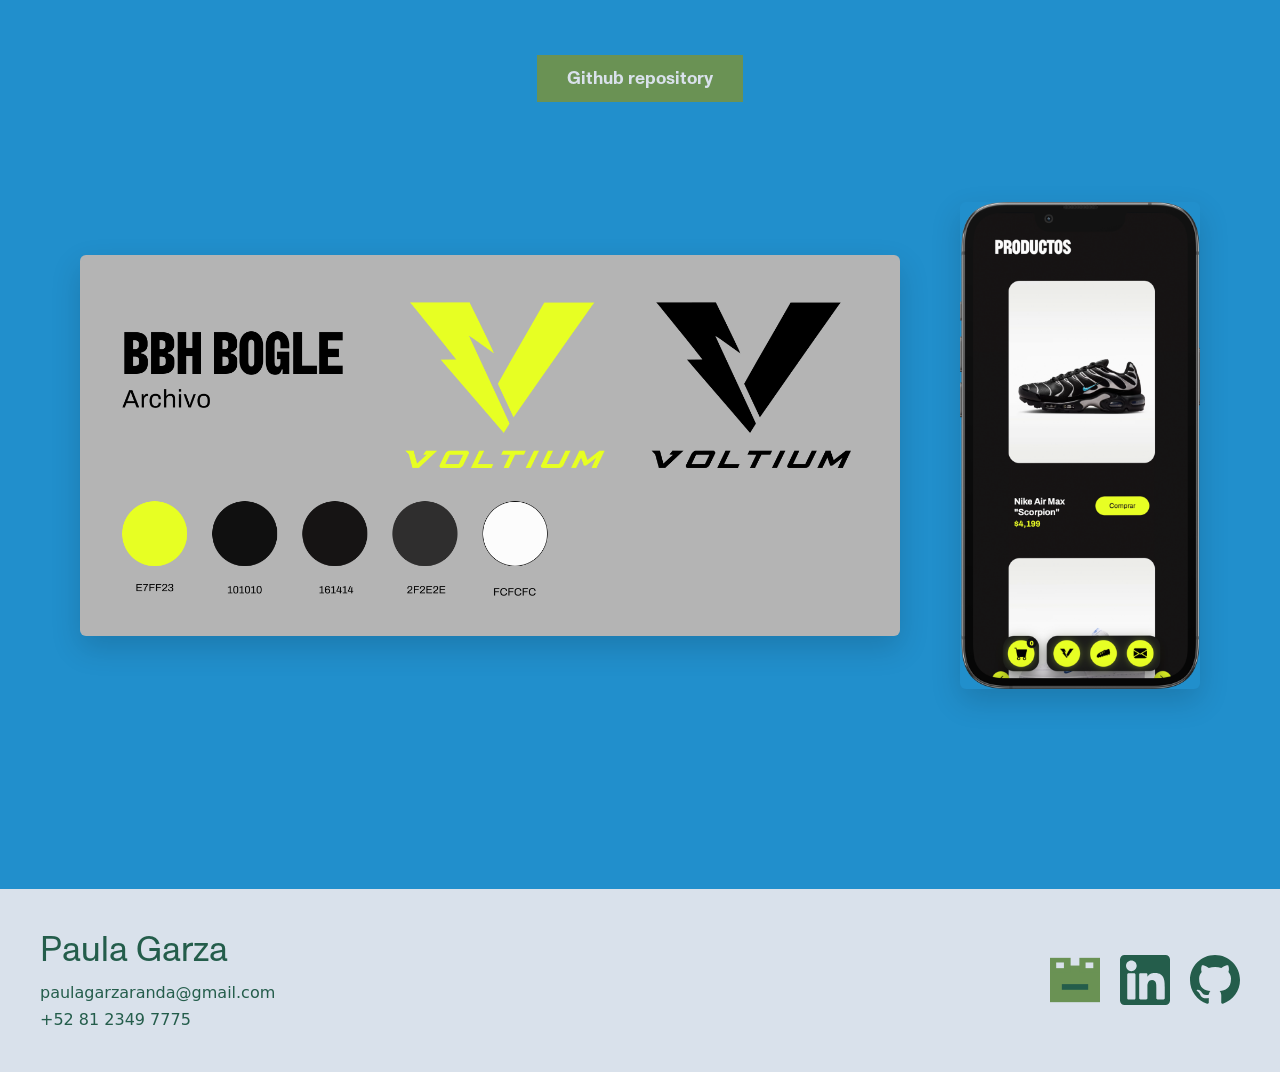
<file: voltium.html>
<!DOCTYPE html>
<html lang="en">
<head>
  <meta charset="UTF-8">
  <meta name="viewport" content="width=device-width, initial-scale=1.0">
  <link rel="stylesheet" href="style.css">
  <link href="https://cdn.jsdelivr.net/npm/bootstrap@5.3.8/dist/css/bootstrap.min.css" rel="stylesheet" integrity="sha384-sRIl4kxILFvY47J16cr9ZwB07vP4J8+LH7qKQnuqkuIAvNWLzeN8tE5YBujZqJLB" crossorigin="anonymous">
  <link rel="icon" type="image/png" href="./assets/img/frog pixel.svg">
  <title>Voltium</title>
</head>
<body id="voltium">
<nav class="browser-tabs">
  <a href="./index.html" >About Me</a>
  <a href="./keso.html">Keso</a>
  <a href="./trespuntos.html">Tres Puntos</a>
  <a href="./jimena.html">Jimena</a>
  <a href="./voltium.html"class="active">Voltium</a>
</nav>

<div class="portada my-5">
  <div class="columnaIzquierda">
    <h1 class="portafolioTitulo">Voltium</h1>
    <h2 class="h3Titulo">Web Designer and Developer</h2>
  </div>

  <div class="pilaPapeles">
    <div class="toolsTres">
      <div class="toolsContainer">
        <img src="./assets/img/html-icon.png" alt="html icon">
        <img src="./assets/img/css-icon.png" alt="css icon">
        <img src="./assets/img/js-icon.png" alt="js icon">
        <img src="./assets/img/figma-icon.png" alt="figma icon">
        <img src="./assets/img/github-icon.png" alt="github icon">
        <img src="./assets/img/claude-icon.png" alt="claude icon">
      </div>
    </div>

    <div class="imgPortada al-frente">
      <div class="papelTexto">
        <p>I worked on a 24-hour hackathon with a team of 4 developers, building a sports-focused ecommerce site from scratch.</p>
        <p>We used HTML, CSS, and JavaScript to design and code the entire experience under a tight deadline.</p>
        <p>Here's how it turned out.</p>
      </div>
    </div>
  </div>
</div>



<!-- <div class="portada my-5">
  <div class="columnaIzquierda">
  <h1 class="portafolioTitulo">
    Voltium</h1>
  <h2 class="h3Titulo">Designer</h2>  
  </div>

  <div class="imgPortada">
    <div class="papelTexto">
      <p class="fs-3">I worked on a 24-hour hackathon with a team of 4 developers, building a sports-focused ecommerce site from scratch.</p>
      <p class="fs-3">We used HTML, CSS, and JavaScript to design and code the entire experience under a tight deadline.</p>
      <p class="fs-3">Here's how it turned out.</p>
    </div>
  </div>
</div> -->

<div class="videoContainer">
  <iframe 
    src="https://www.youtube.com/embed/sYWnwmKdnLI?autoplay=1&mute=1&loop=1&playlist=sYWnwmKdnLI" 
    title="Video" 
    frameborder="0" 
    allow="accelerate-motion; autoplay; encrypted-media" 
    allowfullscreen>
  </iframe>
</div>
<div class="gitVoltium">
  <a href="https://github.com/Aldo3000/Voltium" target="_blank" class="linkGit h4Titulo">
    Github repository
  </a>
</div>

<div class="websGrande">
  <div class="webLink">
    <img src="./assets/img/voltium-branding.png" alt="Voltium branding">
    <div class="webOverlay">
      <h4 class="h3Titulo">Branding</h4>
      <p>Visual identity for Voltium, the sports ecommerce we built during the hackathon: logo, color palette and typography.</p>
    </div>
  </div>

  <div class="webLink">
    <img src="./assets/img/mockup voltium.png" alt="Voltium mockup">
    <div class="webOverlay">
      <h4 class="h3Titulo">Phone mockup</h4>
      <p>Mockup of the final site, designed and coded in Figma, HTML, CSS and JavaScript.</p>
    </div>
  </div>
</div>






<footer class="footer">
  <div class="footerIzq">
    <h4 class="h3Titulo footerNombre">Paula Garza</h4>
    <div class="footerLinks">
      <a href="mailto:paulagarzaranda@gmail.com">paulagarzaranda@gmail.com</a>
      <a href="tel:+528123497775">+52 81 2349 7775</a>
    </div>
  </div>


  <div class="footerIconos">
    <a href="./index.html"><img src="./assets/img/frog pixel.svg" alt="rana icon"></a>
    <a href="https://www.linkedin.com/in/paula-garza-aranda/" target="_blank"><img src="./assets/img/linkedin-logo.svg" alt="linkedin icon"></a>
    <a href="https://github.com/polabug" target="_blank"><img src="./assets/img/github-logoverde.svg" alt="github icon"></a>
  </div>
</footer>

  <script src="https://cdn.jsdelivr.net/npm/bootstrap@5.3.8/dist/js/bootstrap.bundle.min.js" integrity="sha384-FKyoEForCGlyvwx9Hj09JcYn3nv7wiPVlz7YYwJrWVcXK/BmnVDxM+D2scQbITxI" crossorigin="anonymous"></script>
  <script src="./script.js"></script>
</body>
</html>
</file>
<file: style.css>
*{
  box-sizing: border-box;
  margin: 0;
  padding: 0;
}
html {
  font-size: 62.5%;
}

h1, h2, h3, h4, h5, p{
  font-family: "ABC monument";
  line-height: 120%;
  font-weight: 400;
}

body{
  overflow-x: clip;
}


/* ==================================================
   VARIABLES DEL PROYECTO
================================================== */

:root {
    --color-brown: #342623;
    --color-ivory: #D9E1EB;
    --color-blue: #218FCC;
    --color-green: #6A9254;
    --color-darkgreen: #245D4B;
}

/* ==================================================
   TIPOGRAFIAS
================================================== */

@font-face {
  font-family: "ABC monument";
  src: url("./assets/fonts/ABCMonumentGrotesk-Regular.otf") format('opentype');
  font-weight: 400;
}
@font-face {
  font-family: "ABC monument";
  src: url("./assets/fonts/ABCMonumentGrotesk-Bold.otf") format('opentype');
  font-weight: 700;
}

/* ==================================================
   Nav bar
================================================== */

.browser-tabs {
  display: flex;
  gap: 2px;
  background-color: #D9E1EB;
  padding: 16px 24px 0 0px;

}

.browser-tabs a {
  position: relative;
  background: var(--tab-bg-inactive);
  color: var(--color-ivory);
  width: 15rem;
  text-decoration: none;
  border-bottom: none;
  border-radius: 0px 10px 0 0;
  padding: 8px 22px;
  font-size: 2rem;
  font-weight: 400;
  transition: background 0.15s ease;
  text-align: center;
}

.browser-tabs a:nth-child(1) {
  background: #342623; /* Inicio */
}

.browser-tabs a:nth-child(2) {
  background: #218FCC; /* Tres Puntos */
}

.browser-tabs a:nth-child(3) {
  background: #6A9254; /* Jimena */
}

.browser-tabs a:nth-child(4) {
  background: #245D4B; /* Voltium */
}

.browser-tabs a:nth-child(5) {
  background: #218FCC; /* Keso */
}

.browser-tabs a:hover {
  opacity: 0.6;
}

.browser-tabs a.active {
  z-index: 2;
}

/* ==================================================
   Index
================================================== */
#index{
  background-color: #342623;
  background-image: url(./assets/img/fondo\ textura.jpg);
  background-size: cover;
  background-blend-mode: soft-light;
}

.arriba{
  display: flex;
  justify-content: space-between; 
  align-items: flex-start;   /* antes: flex-end */
  gap: 40px;
  padding: 40px;
}

.columnaIzquierda{
  display: flex;
  flex-direction: column;
  height: 500px; 

}

.contacto{
  color: #FFFBFB;
  font-size: 2.5rem;
  padding-left: 0;
  margin-left: 0;
}
ul, li{
  list-style: none;
  margin: 0;
  padding: 0;
}

.portafolioTitulo .linea1,
.portafolioTitulo .linea2{
  display: block;
}

.portafolioTitulo{
  font-size: 10rem;
  color: #FFFBFB;
  margin-top: auto;
}

.ranaPortafolio{
  width: 7rem;
  margin: 2rem;
}



.imagenContacto{
  background: #E7E7E7;      
  padding: 3rem 3rem 5rem 3rem;
  box-shadow: 0 8px 24px rgba(0, 0, 0, 0.15);
  flex-shrink: 0; 
  margin: 9rem 9rem 3rem 9rem;
  margin-top: 2rem;
  transition: transform 0.2s ease-out;
  transform-origin: top center; /* el punto fijo desde donde "cuelga" y gira, como el péndulo */

}

.fotoGrupo {
  display: flex;
  flex-direction: column;
  align-items: center;
}

.fotoPerfil{
  width: 280px;
  height: 380px;
  object-fit: cover;   
  display: block;
}

.link{
  color: white;
}

.btnCV {
  display: block;
  width: fit-content;
  margin: 1.5rem auto 0 auto; /* centrado debajo de la foto, con espacio arriba */
  background-color: #218FCC;
  color: #D9E1EB;
  font-family: "ABC monument";
  font-size: 1.8rem;
  font-weight: 700;
  text-decoration: none;
  padding: 1rem 3rem;
  border: none;
  cursor: pointer;
  text-align: center;
}

.btnCV:hover {
  background: color-mix(in srgb, #218FCC 80%, white);
}

/* About me */

/* Flotado suave en bucle para ambos */
.ranaPortafolio,
.caraPixeleada {
  animation: flotar 3s ease-in-out infinite;
  transition: transform 0.2s ease; /* suaviza el efecto extra del hover */
}

@keyframes flotar {
  0%, 100% {
    transform: translateY(0);
  }
  50% {
    transform: translateY(-8px);
  }
}

/* Reacción extra al hover */
.ranaPortafolio:hover,
.caraPixeleada:hover {
  transform: translateY(-8px) scale(1.1) rotate(-5deg);
  animation-play-state: paused; /* pausa el flotado mientras haces hover, para que no compitan */
}

.aboutSeccion {
  background-image: url(./assets/img/hoja\ cuadriculada\ a\ la\ mitad.png);
  background-size: cover;
  color: #342623;
  padding: 40px;
}

.aboutMe {
  display: flex;
  gap: 9rem;
  justify-content: space-between;
  align-items: flex-start;
  margin-top: 4rem; /* espacio entre "About me" y la fila de abajo, como en tu diseño */
}

.h3Titulo{
  font-size: 3.5rem;
}

.aboutTitulo .h4Titulo{
  margin-top: 2rem;
}

.h4Titulo{
  font-size: 2rem;
}

strong, b {
  font-size: inherit;
}

.caraPixeleada{
  width: 20rem;
  margin-right: 5rem;
}

.parrafoAbout{
  width: 400px;
}

/* skills*/

.skills{
  color: #FFFBFB;
  padding: 40px;
}

.skillsFlex{
  display: flex;
  justify-content: center; 
  gap: 6rem;  
}

.skillsContainer{
  display: grid;
  grid-template-columns: repeat(3, 1fr); /* 3 columnas de ancho igual */
  grid-template-rows: repeat(3, 1fr);    /* 3 filas de alto igual */
  gap: 2rem;                              /* espacio entre íconos */
  aspect-ratio: 1 / 1;                    /* fuerza que el contenedor sea cuadrado */
  width: 400px;                           /* ajusta el tamaño total del cuadrado */
  margin: 0 auto; 
  padding: 1rem;                        /* centra el contenedor en la página */
  place-items: center;  
  background-color: #342623;
}

.skillsContainer img,
.fondoBlanco img {
  transition: transform 0.2s ease;
}

.skillsContainer img:hover,
.fondoBlanco img:hover {
  transform: translateY(-6px) scale(1.08);
}

.skillsContainer img {
  width: 60%;
}

.btnDesign {
  background-color: #218FCC;
  font-family: "ABC monument";
  color: #FFFBFB;
  font-size: 2rem;
  padding: 1rem 4rem;
  font-weight: 700;
  border: none;      
  cursor: pointer; 
  margin-top: 2rem;
}

.btnDev{
  background-color: #245D4B;
  font-family: "ABC monument";
  color: #FFFBFB;
  font-size: 2rem;
  padding: 1rem 4rem;
  font-weight: 700;
  border: none;      
  cursor: pointer; 
  margin-top: 2rem;
}

.btnDesign,
.btnDev {
  transition: opacity 0.2s ease;
}

.btnDesign:hover,
.btnDev:hover {
  opacity: 0.75;
}

@keyframes temblar {
  0%   { transform: translateY(0) scale(1); }
  15%  { transform: translateY(-14px) scale(1.05); }
  30%  { transform: translateY(0) scale(0.95); }
  45%  { transform: translateY(-8px) scale(1.03); }
  60%  { transform: translateY(0) scale(0.97); }
  75%  { transform: translateY(-4px) scale(1.01); }
  90%  { transform: translateY(0) scale(1); }
  100% { transform: translateY(0) scale(1); }
}

.temblar {
  animation: temblar 0.4s ease;
}

.skillsGrupo {
  display: flex;
  flex-direction: column;
  align-items: center; /* centra el botón horizontalmente bajo el cuadro */
  gap: 1rem;            
}


/* PREMIOS */
.premios{
  color: #FFFBFB;
  padding: 40px;
}

.premiosFlex{
  margin-top: 5rem;
  display: flex;
  justify-content: center; /* centra los 3 bloques como grupo en la página */
  gap: 5rem;
  text-align: center;
}

.premioLink {
  display: block;
  text-decoration: none;
  color: inherit; /* evita que el <a> ponga el texto azul/subrayado por defecto */
  cursor: pointer;
  transition: background-color 0.2s ease, transform 0.2s ease;
}

.premioLink:hover {
  background-color: #6A9254; /* ajusta al color que quieras que tome en hover */
  transform: translateY(-4px); /* opcional: se levanta un poco al pasar el mouse */
}

.premioLink:hover .listaPremio {
  transform: translateY(4px); /* cancela el translateY(-4px) del padre */
}

.premioJimena,
.premioCms,
.premioUtag {
  width: 400px;       /* mismo ancho fijo para los 3, ajusta a tu gusto */
  flex-shrink: 0;      /* evita que se achiquen si no caben */
}

.imgPremio{
  background-color: #6A9254;
  padding: 2rem;
  display: flex;
  align-items: center;
  justify-content: center;
}

.fondoBlanco{
  width: 400px;
  height: 200px;
  display: flex;
  align-items: center;
  justify-content: center;
  background-color: #ffffff;
  
}

.fondoBlanco img{
  max-width: 80%;
  max-height: 80%;
  object-fit: contain;
}

.h4Premio{
  padding: 0 0 1.5rem 0;
  background-color: #6A9254;
}

.bloqueLista{
  margin-top: 1.5rem;
}


.listaPremio {
  list-style: none;
  margin: 1rem 0 0 0;
  padding: 0;
  text-align: left;
  transition: none;
}

.listaPremio li {
  padding: 0.8rem 0;
  border-bottom: 1px solid currentColor;
  word-wrap: break-word;
}


/* Languages */

.languages{
  padding: 40px;
  color: white;
}

.containerLang{
  padding: 2rem;
  position: relative;
  overflow: hidden;
  cursor: pointer;
  transition: opacity 0.2s ease;
}

.containerLang:hover {
  opacity: 0.75;
}

.containerLang::after {
  position: absolute;
  top: 50%;
  right: 2rem;
  transform: translateY(-50%) scale(0.5);
  font-size: 3rem;
  opacity: 0;
  transition: opacity 0.25s ease, transform 0.25s ease;
  pointer-events: none; /* evita que el emoji interfiera con clics */
}

.containerLang:hover::after {
  opacity: 1;
  transform: translateY(-50%) scale(1);
}

.containerS::after {
  content: "🇲🇽"; /* Spanish -> México */
}

.containerE::after {
  content: "🇺🇸"; /* English -> EUA */
}

.containerF::after {
  content: "🇫🇷"; /* French -> Francia */
}

.containerI::after {
  content: "🇮🇹"; /* Italian -> Italia */
}

.containerS{
  background-color: #245D4B;
}
.containerE{
  background-color: #D9E1EB;
  color: #218FCC;
}
.containerF{
  background-color: #218FCC;
}
.containerI{
  background-color: #6A9254;
}

.confetti-bandera {
  position: fixed;
  top: -50px;
  z-index: 9999;
  pointer-events: none; /* para que no bloqueen clics mientras caen */
  animation-name: caerConfetti;
  animation-timing-function: ease-in;
  animation-fill-mode: forwards;
}

@keyframes caerConfetti {
  0% {
    transform: translateY(0) rotate(0deg);
    opacity: 1;
  }
  100% {
    transform: translateY(110vh) rotate(360deg);
    opacity: 0.8;
  }
}


.languagesGrid {
  margin-top: 4rem;
  display: grid;
  grid-template-columns: 2fr 1fr; /* 2/3 y 1/3 del ancho total */
  gap: 1.5rem;
}

.containerS,
.containerE {
  grid-column: 1 / -1; /* ocupa desde la primera hasta la última columna = fila completa */
}

.containerF {
  grid-column: 1; /* usa la columna de 2fr = 2/3 */
}

.containerI {
  grid-column: 2; 
}

/* ==================================================
   Footer
================================================== */

.footer {
  background-color: #D9E1EB;
  color: #245D4B;
  padding: 40px;
  display: flex;
  justify-content: space-between;
  align-items: center;
  flex-wrap: wrap;
  gap: 2rem;
  width: 100%;
}

.footerIzq {
  display: flex;
  flex-direction: column;
  gap: 0.5rem;
  min-width: 0;
}

.footerNombre {
  margin-bottom: 0.5rem;
}

.footerLinks {
  display: flex;
  flex-direction: column;
  gap: 0.3rem;
}

.footerLinks a {
  color: #245D4B;
  text-decoration: none;
  font-size: 1.6rem;
  overflow-wrap: anywhere;
}

.footerLinks a:hover {
  text-decoration: underline;
}

.footerIconos {
  display: flex;
  gap: 2rem;
  align-items: center;
}

.footerIconos img {
  width: 5rem;
  height: 5rem;
}

/* Media queries */
@media (max-width: 768px) {

  /* Nav bar: de fila horizontal a columna, o que se pueda scrollear */
  .browser-tabs {
    overflow-x: auto; /* permite scroll horizontal si no caben */
  }
  .browser-tabs a {
    width: auto; /* en vez de 15rem fijo */
    padding: 8px 14px;
  }

  /* Hero: de lado a lado, a apilado */
  .arriba {
    flex-direction: column;
    align-items: center;
  }
  .portafolioTitulo {
    font-size: 5rem; /* baja de 10rem */
    text-align: center;
  }

  .columnaIzquierda {
    height: auto; /* quita el alto fijo */
    align-items: center;
    text-align: center;
  }

  /* About: de lado a lado, a apilado */
  .aboutMe {
    flex-direction: column;
    gap: 3rem;
  }
  .parrafoAbout {
    width: 100%; /* en vez de 400px fijo */
  }

  /* Skills: los dos grupos apilados en vez de lado a lado */
  .skillsFlex {
    flex-direction: column;
    align-items: center;
    gap: 3rem;
  }

  /* Premios: apilados */
  .premiosFlex {
    margin-top: 5rem;
    display: flex;
    flex-wrap: wrap;      /* <- esto es lo que falta */
    justify-content: center;
    gap: 5rem;
    text-align: center;
  }

  /* Languages: una sola columna en vez de 2/3 - 1/3 */
  .languageGrid {
    grid-template-columns: 1fr;
  }
  .containerF,
  .containerI {
    grid-column: 1; /* ambos ocupan la única columna */
  }

  /* Footer: apilado en vez de lado a lado */
  .footer {
    flex-direction: column;
    gap: 2rem;
    text-align: center;
  }
  .footerIzq {
    align-items: center;
  }
}

/* ==================================================
  Tres puntos
================================================== */
#trespuntos{
  background-color: #6A9254;
}

.portada {
  padding: 40px;
  min-height: 90vh;
  display: flex;
  justify-content: space-between;
  align-items: flex-start;
  color: white;
}


.toolsContainer{
  display: grid;
  grid-template-columns: repeat(3, 1fr); /* 3 columnas de ancho igual */
  grid-template-rows: repeat(2, 1fr);   /* 3 filas de alto igual */
  gap: 2rem;                              /* espacio entre íconos */                  /* fuerza que el contenedor sea cuadrado */
  width: 400px;                           /* ajusta el tamaño total del cuadrado */
  padding: 1rem;                        /* centra el contenedor en la página */
  place-items: center; 
  margin-top: 10rem; 

}

.toolsContainerXl{
  display: grid;
  grid-template-columns: repeat(3, 1fr); /* 3 columnas de ancho igual */
  grid-template-rows: repeat(2, 1fr);   /* 3 filas de alto igual */
  gap: 2rem;                              /* espacio entre íconos */                  /* fuerza que el contenedor sea cuadrado */
  width: 400px;                           /* ajusta el tamaño total del cuadrado */
  padding: 1rem;                        /* centra el contenedor en la página */
  place-items: center; 
  margin-top: 19rem; 
}



.toolsContainer img {
  width: 60%;
}

.toolsContainerXl img{
  width: 60%;

}

#tituloBlanco{
  color: white;
  text-align: center;    /* centrado respecto al cuadro de íconos */
  margin: 2rem 0 0 0;
  top: 2rem;
  left: 2rem;
  z-index: 10;
  

}

.pilaPapeles {
  position: relative;
  width: 560px;     /* 400 de la hoja del frente + 160 que se asoman */
  height: 800px;
  flex-shrink: 0;
}

.imgPortada,
.toolsTres, .toolsDos, .toolsXl  {
  position: absolute;
  z-index: 1;
  cursor: pointer;
  filter: drop-shadow(0 6px 12px rgba(0, 0, 0, 0.25));
  transition: translate 0.25s ease, transform 0.2s ease-out;
}

.imgPortada.al-frente,
.toolsTres.al-frente, .toolsDos.al-frente, .toolsXl.al-frente {
  z-index: 3;
  cursor: default;
}

.imgPortada {
  background-image: url('./assets/img/papel con clip.png');
  background-size: contain;
  background-repeat: no-repeat;
  background-position: top center;
  width: 400px;
  height: 450px;
  padding: 8rem 3rem 3rem 3rem;
  top: 0;
  left: 0;
  transform-origin: top center;
}

.toolsTres {
  background-image: url('./assets/img/papel\ pinza\ cafe.png');
  background-size: contain;
  background-repeat: no-repeat;
  background-position: top center;
  width: 480px;
  height: 400px;
  padding: 9rem 3rem 3rem 3rem;
  margin: 0;          /* antes: 2rem */
  top: 70px;          /* qué tan abajo asoma */
  left: 80px;         /* qué tan a la derecha asoma */
  transform: rotate(4deg);
  transform-origin: top center;
}

.toolsDos {
  background-image: url('./assets/img/xl\ pinza\ papel.png');
  background-size: contain;
  background-repeat: no-repeat;
  background-position: top center;
  width: 480px;
  height: 1000px;
  padding: 10rem 3rem 3rem 3rem;
  margin: 0;          /* antes: 2rem */
  top: 10px;          /* qué tan abajo asoma */
  left: 80px;         /* qué tan a la derecha asoma */
  transform: rotate(4deg);
  transform-origin: top center;
 
}

.toolsXl {
  background-image: none;   /* la imagen pasa al ::before */
}

.toolsXl::before {
  content: "";
  position: absolute;
  inset: 0;
  z-index: -1;              /* detrás de los íconos */
  background: url('./assets/img/xl\ pinza\ papel.png') top center / contain no-repeat;
  transform: scale(1.3);    /* 1.3 = 30% más grande, ajústalo a ojo */
  transform-origin: top center;
}



.papelTexto {
  font-size: 1.3rem;
  line-height: 1.5;
  color: #342623;
}

.papelTexto p {
  margin-bottom: 0.8rem;
  font-size: 1.8rem; 
}

/* imagenes de los proyetcos */
.galeriaDestacada {
  margin: 4rem auto;   /* antes: margin: 4rem 0; */
  max-width: 700px;    /* mismo ancho que tu .imagenPrincipal, para que el contenedor no sea más ancho que la pantalla completa */
  display: flex;
  flex-direction: column;
  align-items: center;
}

.imagenPrincipal {
  width: 100%;
  max-width: 700px;
  border-radius: 6px;
  margin-bottom: 1.5rem;
  display: block;
  max-height: 600px;   /* limita qué tan alta puede ser */
  object-fit: contain;
}

.miniaturas {
  display: flex;
  flex-wrap: wrap;
  justify-content: center;
  gap: 1rem;
  max-width: 100%;
}

.miniaturas img {
  width: 80px;
  height: 80px;
  object-fit: cover;
  border-radius: 4px;
  cursor: pointer;
  opacity: 0.6;
  transition: opacity 0.2s ease;
}

.miniaturas img.activa,
.miniaturas img:hover {
  opacity: 1;
}

.websGrande {
  display: flex;
  flex-direction: column;
  gap: 3rem;
  margin: 4rem 0;
  align-items: center;
}

.webLink {
  position: relative; /* ancla el overlay a este bloque */
  display: block;
  max-width: 1200px;
  overflow: hidden;
  border-radius: 6px;
  box-shadow: 0 12px 30px rgba(0,0,0,0.15);
  width: 100%;
}

.webLink img {
  width: 100%;
  display: block;
  transition: transform 0.3s ease;
}

.webLink:hover img {
  transform: scale(1.03);
}

.webOverlay {
  position: absolute;
  inset: 0; /* cubre toda la imagen */
  background: rgba(0, 0, 0, 0.65);
  color: #FFFBFB;
  display: flex;
  flex-direction: column;
  justify-content: center;
  align-items: center;
  text-align: center;
  padding: 3rem;
  opacity: 0;
  transition: opacity 0.3s ease;
}

.webLink:hover .webOverlay {
  opacity: 1;
}

.webOverlay p {
  font-size: 1.8rem;
  max-width: 600px;
  margin: 1rem 0 2rem 0;
}

.webOverlayCta {
  font-family: "ABC monument";
  font-weight: 700;
  font-size: 1.8rem;
  background-color: #218FCC;
  color: #D9E1EB;
  padding: 1rem 3rem;
  transition: background-color 0.2s ease;
}


.webLink:hover .webOverlayCta:hover {
  background-color: #1c78aa
}

.postWrap {
  position: relative;
  width: fit-content;   /* el contenedor mide lo mismo que la imagen */
  max-width: 100%;
  overflow: hidden;
  border-radius: 6px;
  margin-bottom: 1.5rem;
  margin-top: 1.5rem;
}

.postWrap .imagenPrincipal {
  width: auto;
  max-width: 100%;
  max-height: 600px;
  margin: 0;
  display: block;
  transition: transform 0.3s ease;
}

.postWrap:hover .imagenPrincipal {
  transform: scale(1.03);
}

.postOverlay {
  position: absolute;
  inset: 0;
  background: rgba(0, 0, 0, 0.65);
  color: #FFFBFB;
  display: flex;
  flex-direction: column;
  justify-content: center;
  align-items: center;
  text-align: center;
  padding: 3rem;
  opacity: 0;
  transition: opacity 0.3s ease;
}

.postWrap:hover .postOverlay {
  opacity: 1;
}

.postOverlay p {
  font-size: 1.8rem;
  max-width: 500px;
  margin-top: 1rem;
}



/* ==================================================
  Jimena
================================================== */

#jimena{
  color: white;
  background-color: #245D4B;
}

.videoContainer {
  position: relative;
  width: 100%;
  max-width: 900px;
  aspect-ratio: 16 / 9; /* mantiene la proporción correcta del video */
  margin: 4rem auto;
  border-radius: 6px;
  overflow: hidden;
}

.videoContainer iframe {
  width: 100%;
  height: 100%;
  display: block;
}

.badgePremiosContainer {
  margin-top: 9rem;
  position: absolute;
  top: 2rem;
  left: 2rem;
  z-index: 10;
}

.badgePremios {
  background: #D9E1EB;
  color: #218FCC;
  font-family: "ABC monument";
  font-weight: 700;
  font-size: 1.6rem;
  padding: 1rem 1.8rem;
  box-shadow: 0 8px 20px rgba(0,0,0,0.2);
  display: flex;
  align-items: center;
  gap: 0.6rem;
  cursor: pointer;
  animation: popIn 0.5s ease-out;
}

@keyframes popIn {
  0%   { transform: scale(0) rotate(-15deg); opacity: 0; }
  70%  { transform: scale(1.1) rotate(5deg); }
  100% { transform: scale(1) rotate(0deg); opacity: 1; }
}

/* Reutilizamos la animación de "agitar" que ya construimos antes */
.badgePremios.agitando {
  animation: agitar 0.5s ease;
}

@keyframes agitar {
  0%   { transform: translate(0, 0) rotate(0deg); }
  10%  { transform: translate(-6px, -3px) rotate(-8deg); }
  20%  { transform: translate(6px, 3px) rotate(8deg); }
  30%  { transform: translate(-6px, 3px) rotate(-6deg); }
  40%  { transform: translate(6px, -3px) rotate(6deg); }
  50%  { transform: translate(-5px, 2px) rotate(-5deg); }
  60%  { transform: translate(5px, -2px) rotate(5deg); }
  70%  { transform: translate(-3px, 2px) rotate(-3deg); }
  80%  { transform: translate(3px, -2px) rotate(3deg); }
  90%  { transform: translate(-1px, 1px) rotate(-1deg); }
  100% { transform: translate(0, 0) rotate(0deg); }
}

.listaPremiosDesplegable {
  max-height: 0;
  overflow: hidden;
  background: #D9E1EB;
  border-radius: 12px;
  margin-top: 0.5rem;
  box-shadow: 0 8px 20px rgba(0,0,0,0.2);
  transition: max-height 0.35s ease, padding 0.35s ease;
}

.listaPremiosDesplegable.abierto {
  max-height: 300px; /* suficiente para que quepan los premios, ajusta si agregas más */
  padding: 0.5rem 0;
}

.listaPremiosDesplegable ul {
  list-style: none;
  margin: 0;
  padding: 0;
}

.listaPremiosDesplegable li {
  color: #342623;
  font-family: "ABC monument";
  font-size: 1.4rem;
  padding: 0.8rem 1.8rem;
  border-bottom: 1px solid rgba(52, 38, 35, 0.15);
}

.listaPremiosDesplegable li:last-child {
  border-bottom: none;
}

.dobleImagen {
  max-width: 1000px;
  margin: 6rem auto;
  display: flex;
  align-items: center;
  justify-content: center; /* esto centra la imagen dentro del contenedor */
}

.dobleImagen img {
  width: 80%;
  object-fit: cover;
  border-radius: 6px;
  display: block; /* antes: flex — una imagen no necesita ser flex */
  transition: transform 0.3s ease;
}

.dobleImagen img:hover {
  transform: scale(1.03);
}

#jimena .websGrande {
  gap: 7rem;                    /* más espacio entre las dos fotos */
}

/* Wireframes (primera foto): más espacio arriba */
#jimena .webLink:first-child {
  margin-top: 5rem;
}

/* Mockup (segunda foto): más pequeña */
#jimena .webLink:last-child {
  max-width: 700px;             /* antes 1200px */
}

@media (max-width: 800px) {
  #jimena .websGrande {
    gap: 5rem;
  }

  #jimena .webLink:first-child {
    margin-top: 3rem;
  }

  #jimena .webLink:last-child {
    width: 85%;
  }
}

/* ==================================================
  voltium
================================================== */

#voltium{
  background-color: #218FCC;
  color: white;
}

.videoContainer {
  position: relative;
  width: 100%;
  max-width: 1000px;
  aspect-ratio: 16 / 9;
  margin: 2rem auto;
  border-radius: 6px;
  overflow: hidden;
}

.videoContainer iframe {
  width: 100%;
  height: 100%;
  display: block;
}

.gitVoltium{
  padding: 40px;
}

.linkGit {
  display: block;
  width: fit-content;
  margin: 0 auto 2rem auto; /* centrado debajo del video, con espacio arriba */
  background-color: #6A9254;
  color: #D9E1EB;
  font-family: "ABC monument";
  font-size: 1.8rem;
  font-weight: 700;
  text-decoration: none;
  padding: 1rem 3rem;
  border: none;
  cursor: pointer;
  text-align: center;
  transition: opacity 0.2s ease;
}

.linkGit:hover {
  opacity: 0.75;
}

/* ==================================================
 keso
================================================== */

#keso{
  color: #ffffff;
  background-color: #218FCC;
}
.imgAvance {
  width: 100%;
  max-width: 700px;
  border-radius: 50px;
  margin: 6rem auto;
  display: block;
  max-height: none;
  object-fit: contain;
  transition: transform 0.3s ease;
  height: auto;
}

.imgAvance:hover {
  transform: scale(1.03);
}

.websGrande,
.galeriaDestacada,
.dobleImagen {
  padding: 0 4rem;
}

/* el video y la imagen de Keso tienen width: 100%, así que se les resta el margen */
.videoContainer,
.imgAvance {
  width: calc(100% - 8rem);
}

.toolsXl {
    left: 20%;       /* asoman 20% del ancho de la pila */
    width: 70%;
  }

.gitKeso{
  padding: 40px;
}
  
.linkGitK {
  display: block;
  width: fit-content;
  margin: 0 auto 2rem auto; /* centrado debajo del video, con espacio arriba */
  background-color: #6A9254;
  color: #D9E1EB;
  font-family: "ABC monument";
  font-size: 1.8rem;
  font-weight: 700;
  text-decoration: none;
  padding: 1rem 3rem;
  border: none;
  cursor: pointer;
  text-align: center;
  transition: opacity 0.2s ease;
}

.linkGitK:hover {
  opacity: 0.75;
}


@media (max-width: 1100px) {
  .portada {
    flex-direction: column;
    align-items: center;
    gap: 3rem;
  }

  .pilaPapeles {
    width: 100%;
    max-width: 480px;
    height: 540px;
    margin: 0 auto;      /* centrada */
  }

  
  .toolsTres {
    padding:10rem 3rem 3rem 3rem;
  }

  .toolsDos {
    left: 4rem;
    width: calc(100% - 4rem);
  }

  .toolsContainer{
    margin-top: 5rem;
    width: 100%;
  }

  .toolsContainerXl{
    margin-top: 19rem;
    width: 100%;
  }


  .portada .columnaIzquierda {
    height: auto;          /* quita los 500px fijos */
    align-items: center;
    text-align: center;
  }

  .portada .portafolioTitulo {
    font-size: clamp(4rem, 9vw, 7rem); /* se achica solo con el ancho de la pantalla */
  }

  .pilaPapeles {
  width: 100%;
  max-width: 480px;
  height: 540px;
  margin: 0 auto;
}

  .imgPortada {
    container-type: inline-size;   /* sus hijos pueden usar cqw (1cqw = 1% del ancho del papel) */
    height: auto;
    aspect-ratio: 1.42 / 1;        /* ancho / alto reales de papel con clip.png */
    background-size: 100% 100%;
    padding: 0;
  }
  

  .toolsTres,
  .toolsDos, .toolsXl {
    left: 15%;       /* asoman 20% del ancho de la pila */
    width: 80%;
  }


   .badgePremiosContainer {
    position: static;        /* deja de flotar en la esquina */
    margin: 2rem auto 1rem;  /* reemplaza el margin-top de 9rem y centra */
    width: fit-content;      /* mide solo lo que mide el badge */
    display: flex;
    flex-direction: column;
    align-items: center;     /* centra el badge y la lista desplegable */
  }

  .listaPremiosDesplegable {
    width: 100%;
  }

  .papelTexto {
  padding: 20cqw 8cqw 6cqw;      /* arriba, lados, abajo, escalan con el papel */
}

  .papelTexto p {
  font-size: 3.8cqw;
  margin-bottom: 1.5cqw;
  margin-top: 0rem;
}
}


@media (max-width: 800px) {
  .portada {
    flex-direction: column;
    align-items: center;
  }


  .badgePremiosContainer {
    position: static;
    margin: 2.5rem auto 1.5rem auto;
    display: flex;
    justify-content: center;
  }
  .websGrande,
  .galeriaDestacada,
  .dobleImagen {
    padding: 0 2rem;
  }

  .videoContainer,
  .imgAvance {
    width: calc(100% - 4rem);
  }

  .websGrande {
    gap: 5rem;
    margin: 6rem 0;
  }

  /* separación en la galería de posts */
  .galeriaDestacada {
    margin: 6rem auto;
  }

  .imagenPrincipal {
    margin-bottom: 3rem;  /* espacio entre la imagen grande y las miniaturas */
  }

  .miniaturas {
    gap: 1.5rem;          /* espacio entre miniaturas, también en la fila de abajo cuando bajan */
  }

   .badgePremiosContainer {
    position: static;        /* deja de flotar en la esquina */
    margin: 2rem auto 1rem;  /* reemplaza el margin-top de 9rem y centra */
    width: fit-content;      /* mide solo lo que mide el badge */
    display: flex;
    flex-direction: column;
    align-items: center;     /* centra el badge y la lista desplegable */
  }

  .listaPremiosDesplegable {
    width: 100%;
  }

  

.papelTexto {
  padding: 12cqw 8cqw 6cqw;      /* arriba, lados, abajo, escalan con el papel */
}

  .papelTexto p {
  font-size: 5cqw;
  margin-bottom: 1.5cqw;
  margin-top: 0rem;
}


.imgPortada {
  padding: 3rem 2rem 2rem 2rem;
  max-width: 300px;
}

 .toolsXl {
    left: 25%;       /* asoman 20% del ancho de la pila */
    width: 70%;
  }
.toolsTres,
  .toolsDos{
    left: 15%;       /* asoman 20% del ancho de la pila */
    width: 90%;
  }

  .toolsTres,
.toolsXl {
  container-type: inline-size;
  height: auto;
  padding: 0;
}

.toolsTres {
  aspect-ratio: 1.2 / 1;        /* ancho / alto reales de papel pinza cafe.png */
  background-size: 100% 100%;
  top: 190px;  
}

.toolsXl {
  aspect-ratio: 1089 / 1038;
  top: 80px;    /* la proporción que usaste antes para xl pinza papel.png */
}

.toolsContainer {
  width: auto;
  max-width: none;
  padding: 0;
  gap: 4cqw;
  margin: 42cqw 10cqw 0;        /* arriba, lados */
}

.toolsContainerXl {
  width: auto;
  max-width: none;
  padding: 0;
  gap: 4cqw;
  margin: 55cqw 10cqw 0;
}

.pilaPapeles {
  height: 640px;      /* más alto, porque la hoja de atrás ahora baja */
}


}


@media (hover: none) {
  .webOverlay {
    position: static;     /* el resumen queda debajo de la imagen */
    opacity: 1;
    background: #342623;
    padding: 2rem;
  }

  .webOverlay p {
    font-size: 1.4rem;
  }

  .postOverlay {
    position: static;
    opacity: 1;
    padding: 2rem;
    background:#245D4B ;
  }
  .postOverlay p {
    font-size: 1.4rem;
  }
}

/* ==================================================
  Voltium y Keso: imágenes con descripción
================================================== */
#voltium .websGrande {
  flex-direction: row;
  align-items: center;
  justify-content: center;
  gap: 6rem;
  max-width: 1200px;
  margin: 4rem auto 20rem;
}

#keso .websGrande {
  flex-direction: row;
  align-items: center;
  justify-content: center;
  gap: 6rem;
  max-width: 1000px;
  margin: 4rem auto 12rem;
}

#voltium .webLink,
#keso .webLink {
  width: auto;
  max-width: none;
  min-width: 0;
}

/* Voltium: branding + celular */
#voltium .webLink:first-child { flex: 1 1 0; }
#voltium .webLink:last-child  { flex: 0 1 240px; }

/* Keso: celular + branding */
#keso .webLink:first-child { flex: 0 1 240px; }
#keso .webLink:last-child  { flex: 1 1 0; }

@media (max-width: 800px) {
  #voltium .websGrande,
  #keso .websGrande {
    flex-direction: column;
    align-items: center;
    gap: 4rem;
    margin: 4rem auto 8rem;
  }

  /* imagen del branding: ya no se colapsa */
  #voltium .webLink:first-child,
  #keso .webLink:last-child {
    flex: 0 0 auto;
    width: 100%;
  }

  /* tarjeta del celular: más ancha que la imagen */
  #voltium .webLink:last-child,
  #keso .webLink:first-child {
    flex: 0 0 auto;
    width: 100%;
    max-width: 420px;
    background: #342623;
    padding-top: 2rem;
  }

  #voltium .webLink:last-child img,
  #keso .webLink:first-child img {
    width: 55%;
    max-width: 220px;
    margin: 0 auto;
  }

  /* títulos de la galería de Keso más chicos en celular */
  .postOverlay .h3Titulo {
    font-size: 2rem;
  }
}

@media (max-width: 800px) {
  :is(#trespuntos, #jimena, #voltium, #keso) .pilaPapeles {
    display: grid;
    height: auto;              /* la altura sale del contenido */
    padding-bottom: 4rem;      /* holgura para la inclinación y la sombra */
  }

  /* todas las hojas ocupan la misma celda */
  :is(#trespuntos, #jimena, #voltium, #keso) .pilaPapeles > * {
    position: relative;
    grid-area: 1 / 1;
    top: 0;
  }

  /* cuánto baja la hoja de atrás (antes era su "top") */
  :is(#trespuntos, #jimena, #voltium) .toolsTres { margin-top: 190px; }
  #keso .toolsXl { margin-top: 80px; }

  /* Keso: su hoja está escalada a 1.3 y se sale por abajo */
  #keso .pilaPapeles {
    padding-bottom: calc(0.2 * min(480px, 100vw - 80px) + 2rem);
  }

  #keso .portada {
    gap: 0.5rem;                 /* antes 3rem: título más cerca de los papeles */
  }

  #keso .pilaPapeles {
    margin-top: -1rem;           /* sube un poco toda la pila */
    padding-bottom: calc(0.3 * min(480px, 100vw - 80px) + 3rem);   /* antes 0.2 y 2rem */
  }

  #keso .toolsXl {
    margin-top: 40px;            /* antes 80px: la hoja de atrás asoma menos abajo del papel del frente */
  }

  #keso .portada + * {
    margin-top: 3rem;            /* aire entre la hoja y el video */
  }

  
}

@media (max-width: 800px), (hover: none) {
  .webOverlay p,
  .postOverlay p {
    width: 80%;          /* ocupa el 80% de la tarjeta, no todo el ancho */
    max-width: 320px;    /* y nunca pasa de 320px */
    margin-left: auto;
    margin-right: auto;
    text-align: center;
  }
}
</file>
